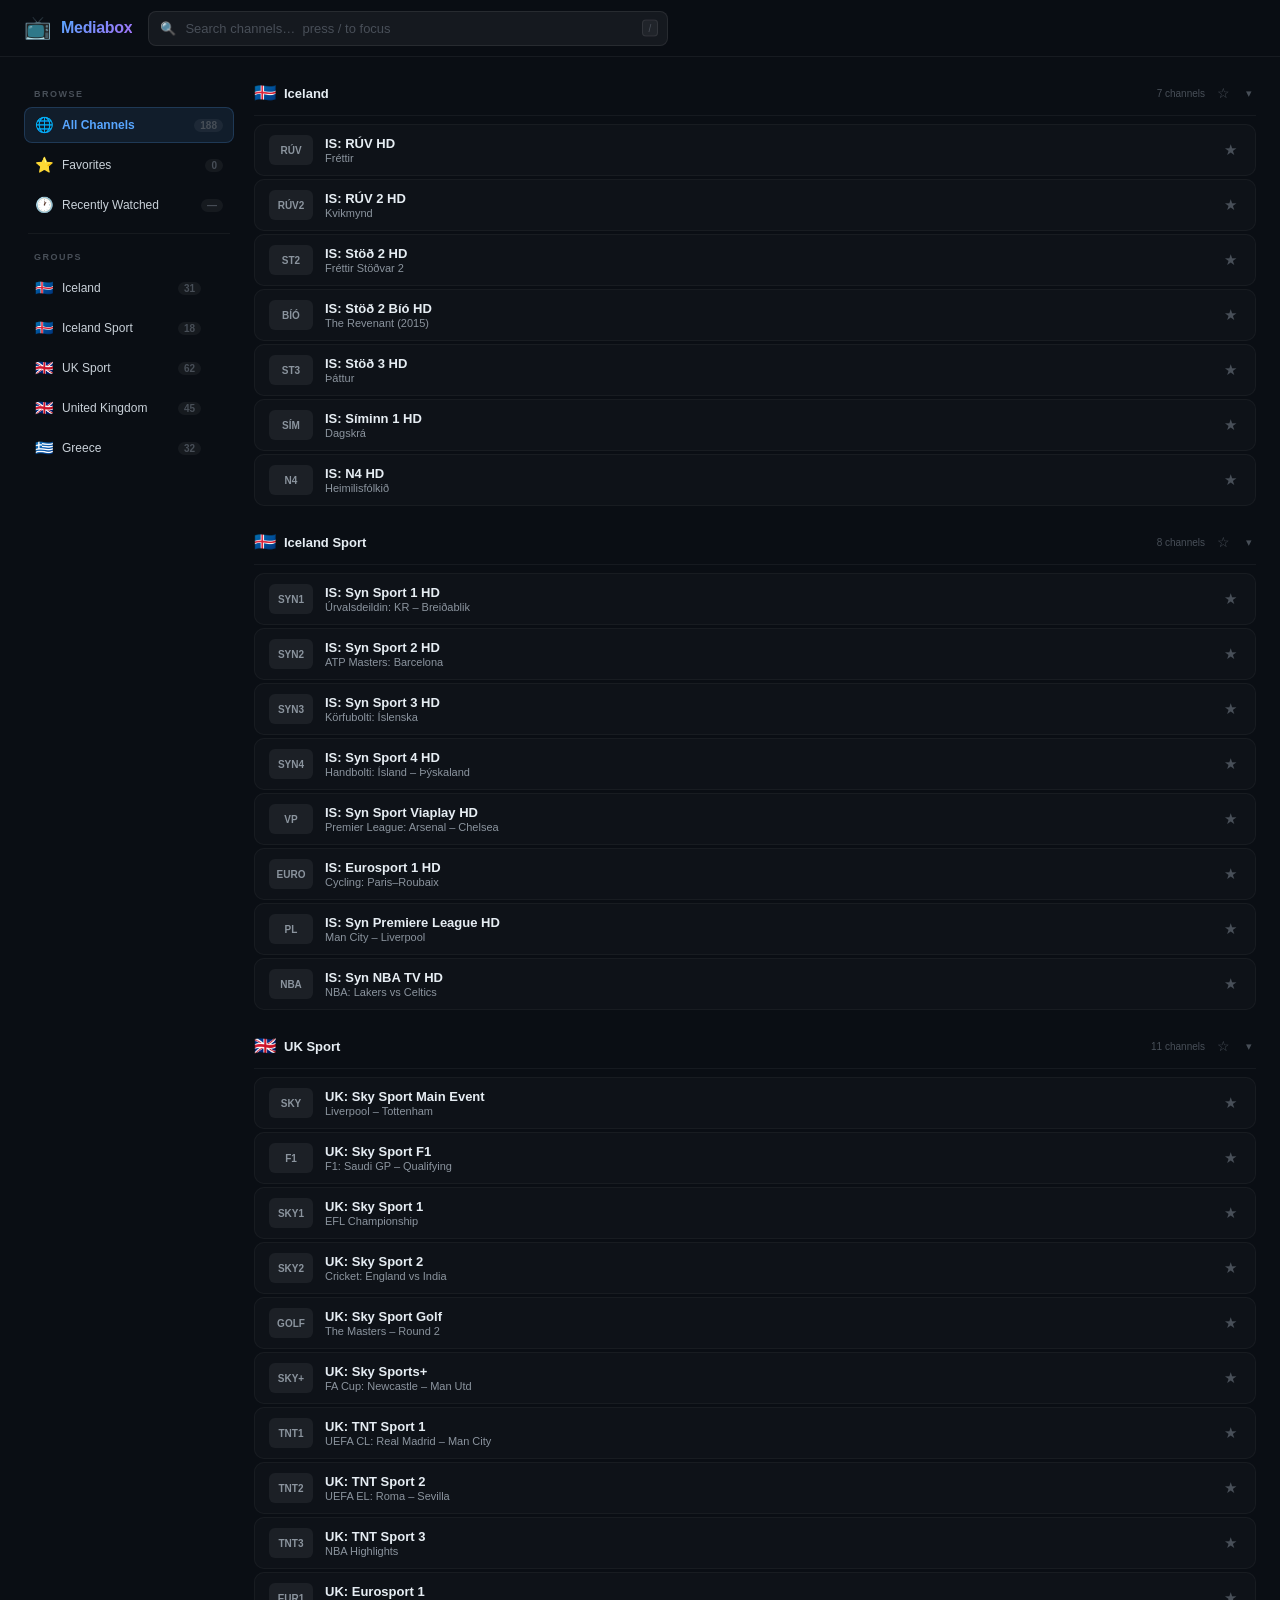
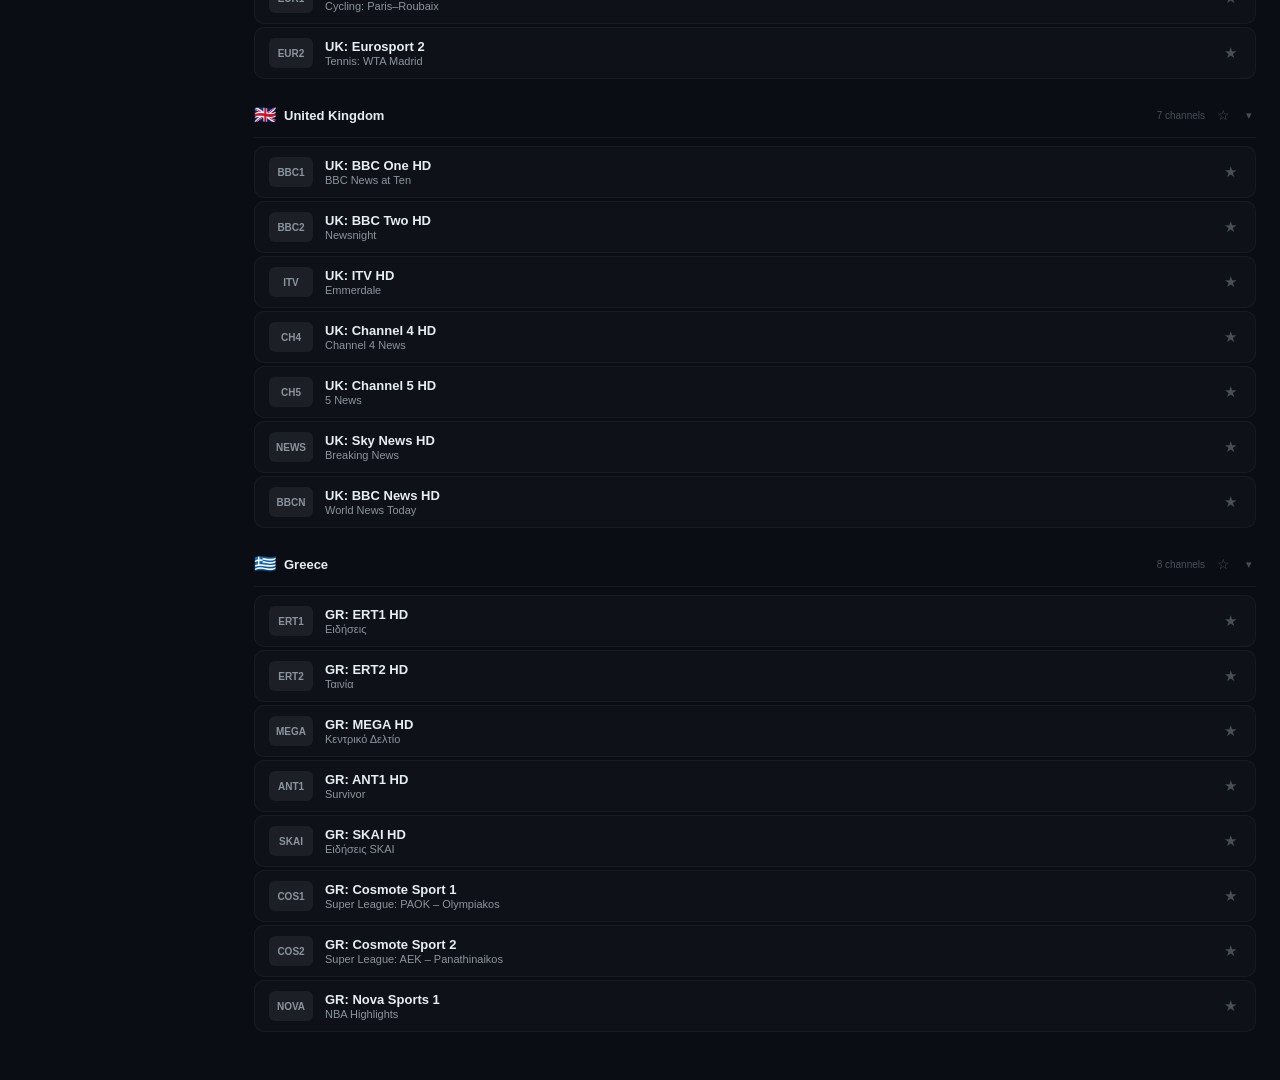
<file: wireframes/iptv-ui-v2.html>
<!DOCTYPE html>
<html lang="en">
<head>
<meta charset="UTF-8">
<meta name="viewport" content="width=device-width, initial-scale=1.0">
<title>Mediabox — Live TV</title>
<style>
  * { box-sizing: border-box; margin: 0; padding: 0; }
  body {
    font-family: 'Roboto', -apple-system, 'Segoe UI', sans-serif;
    background: #0a0e14;
    color: #e6edf3;
    min-height: 100vh;
  }

  /* ── AppBar ── */
  .appbar {
    position: sticky; top: 0; z-index: 100;
    background: rgba(10,14,20,0.92);
    backdrop-filter: blur(12px);
    border-bottom: 1px solid rgba(255,255,255,0.06);
    padding: 0 24px;
  }
  .appbar-inner {
    max-width: 1400px; margin: 0 auto;
    display: flex; align-items: center; height: 56px; gap: 16px;
  }
  .brand { display: flex; align-items: center; gap: 10px; flex-shrink: 0; }
  .brand-icon { font-size: 22px; }
  .brand-name {
    font-size: 16px; font-weight: 700; letter-spacing: -0.3px;
    background: linear-gradient(135deg, #58a6ff 0%, #a371f7 100%);
    -webkit-background-clip: text; -webkit-text-fill-color: transparent;
  }

  /* ── Command search ── */
  .search-wrap {
    flex: 1; max-width: 520px; position: relative;
  }
  .search-trigger {
    width: 100%;
    background: rgba(255,255,255,0.05);
    border: 1px solid rgba(255,255,255,0.08);
    border-radius: 8px;
    padding: 9px 40px 9px 36px;
    color: #e6edf3; font-size: 13px;
    outline: none; cursor: pointer;
    transition: border-color 0.2s, background 0.2s;
    text-align: left;
  }
  .search-trigger::placeholder { color: #484f58; }
  .search-trigger:focus {
    border-color: rgba(88,166,255,0.5);
    background: rgba(88,166,255,0.04);
  }
  .search-icon-left {
    position: absolute; left: 12px; top: 50%; transform: translateY(-50%);
    color: #484f58; font-size: 13px; pointer-events: none;
  }
  .search-kbd {
    position: absolute; right: 10px; top: 50%; transform: translateY(-50%);
    font-size: 10px; color: #484f58;
    background: rgba(255,255,255,0.05); border: 1px solid rgba(255,255,255,0.08);
    border-radius: 4px; padding: 2px 6px; pointer-events: none;
  }

  /* ── Search dropdown ── */
  .search-dropdown {
    position: absolute; top: calc(100% + 6px); left: 0; right: 0;
    background: #131922;
    border: 1px solid rgba(255,255,255,0.1);
    border-radius: 12px;
    overflow: hidden;
    box-shadow: 0 16px 48px rgba(0,0,0,0.5);
    z-index: 300;
    display: none;
  }
  .search-dropdown.open { display: block; }
  .search-results-label {
    font-size: 9px; font-weight: 600; text-transform: uppercase; letter-spacing: 1.5px;
    color: #484f58; padding: 10px 14px 6px;
  }
  .search-result-item {
    display: flex; align-items: center; gap: 10px;
    padding: 9px 14px; cursor: pointer;
    transition: background 0.1s;
  }
  .search-result-item:hover, .search-result-item.focused {
    background: rgba(88,166,255,0.08);
  }
  .search-result-logo {
    width: 36px; height: 24px; border-radius: 5px;
    background: rgba(255,255,255,0.06);
    display: flex; align-items: center; justify-content: center;
    font-size: 9px; font-weight: 700; color: #8b949e;
    flex-shrink: 0;
  }
  .search-result-info { flex: 1; min-width: 0; }
  .search-result-name { font-size: 13px; font-weight: 600; color: #e6edf3; }
  .search-result-name em { color: #58a6ff; font-style: normal; }
  .search-result-meta { font-size: 11px; color: #8b949e; margin-top: 1px; white-space: nowrap; overflow: hidden; text-overflow: ellipsis; }
  .search-result-group {
    font-size: 10px; color: #484f58;
    background: rgba(255,255,255,0.04); border: 1px solid rgba(255,255,255,0.06);
    border-radius: 4px; padding: 2px 7px; flex-shrink: 0;
  }
  .search-play-hint {
    font-size: 10px; color: #484f58; flex-shrink: 0;
    opacity: 0;
  }
  .search-result-item:hover .search-play-hint { opacity: 1; }
  .search-no-results {
    padding: 24px; text-align: center; color: #484f58; font-size: 13px;
  }
  .search-result-item + .search-result-item {
    border-top: 1px solid rgba(255,255,255,0.03);
  }

  /* ── Layout ── */
  .layout {
    max-width: 1400px; margin: 0 auto; padding: 24px;
    display: grid; grid-template-columns: 210px 1fr; gap: 20px;
    min-height: calc(100vh - 56px);
  }

  /* ── Sidebar ── */
  .sidebar { display: flex; flex-direction: column; gap: 4px; position: sticky; top: 76px; align-self: start; }
  .sidebar-label {
    font-size: 9px; font-weight: 600; text-transform: uppercase;
    letter-spacing: 1.5px; color: #484f58; padding: 8px 10px 4px;
  }
  .group-item {
    display: flex; align-items: center; padding: 8px 10px;
    border-radius: 8px; cursor: pointer; transition: background 0.15s;
    gap: 8px; border: 1px solid transparent;
  }
  .group-item:hover { background: rgba(255,255,255,0.04); }
  .group-item.active {
    background: rgba(88,166,255,0.1); border-color: rgba(88,166,255,0.2);
  }
  .group-flag { font-size: 15px; flex-shrink: 0; }
  .group-name { font-size: 12px; font-weight: 500; flex: 1; color: #c9d1d9; }
  .group-item.active .group-name { color: #58a6ff; font-weight: 600; }
  .group-count {
    font-size: 10px; font-weight: 600; color: #484f58;
    background: rgba(255,255,255,0.05); padding: 1px 6px; border-radius: 10px;
  }
  .group-fav-btn {
    background: none; border: none; cursor: pointer; font-size: 11px;
    color: #484f58; opacity: 0; transition: opacity 0.15s, color 0.15s; padding: 2px;
  }
  .group-item:hover .group-fav-btn { opacity: 1; }
  .group-fav-btn.on { opacity: 1; color: #f7a832; }
  .sidebar-div { height: 1px; background: rgba(255,255,255,0.05); margin: 6px 4px; }

  /* ── Main ── */
  .main { min-width: 0; }

  /* ── Now playing bar ── */
  .now-bar {
    background: linear-gradient(135deg, rgba(88,166,255,0.07), rgba(163,113,247,0.07));
    border: 1px solid rgba(88,166,255,0.18);
    border-radius: 12px; padding: 12px 16px;
    display: flex; align-items: center; gap: 12px; margin-bottom: 20px;
  }
  .live-dot {
    width: 8px; height: 8px; border-radius: 50%; background: #f85149;
    box-shadow: 0 0 8px rgba(248,81,73,0.6);
    animation: blink 1.4s ease-in-out infinite; flex-shrink: 0;
  }
  @keyframes blink { 0%,100%{opacity:1;} 50%{opacity:0.3;} }
  .now-info { flex: 1; min-width: 0; }
  .now-label { font-size: 9px; font-weight: 700; text-transform: uppercase; letter-spacing: 1.5px; color: #58a6ff; }
  .now-name { font-size: 14px; font-weight: 700; white-space: nowrap; overflow: hidden; text-overflow: ellipsis; }
  .now-show { font-size: 11px; color: #8b949e; }
  .now-stop {
    background: rgba(248,81,73,0.1); border: 1px solid rgba(248,81,73,0.2);
    color: #f85149; border-radius: 6px; padding: 6px 14px;
    font-size: 12px; font-weight: 600; cursor: pointer; flex-shrink: 0;
    transition: background 0.15s;
  }
  .now-stop:hover { background: rgba(248,81,73,0.2); }

  /* ── Group section ── */
  .g-section { margin-bottom: 24px; }
  .g-header {
    display: flex; align-items: center; gap: 8px;
    padding-bottom: 10px; margin-bottom: 8px;
    border-bottom: 1px solid rgba(255,255,255,0.05);
  }
  .g-flag { font-size: 18px; }
  .g-name { font-size: 13px; font-weight: 700; flex: 1; }
  .g-count { font-size: 10px; color: #484f58; }
  .g-fav {
    background: none; border: none; cursor: pointer; font-size: 14px;
    color: #484f58; transition: color 0.15s, transform 0.15s; padding: 4px;
  }
  .g-fav:hover { color: #f7a832; transform: scale(1.2); }
  .g-fav.on { color: #f7a832; }
  .g-toggle {
    background: none; border: none; cursor: pointer;
    color: #484f58; font-size: 11px; padding: 4px; transition: color 0.15s;
  }
  .g-toggle:hover { color: #8b949e; }

  /* ── Channel row ── */
  .ch-list { display: flex; flex-direction: column; gap: 3px; }
  .ch-row {
    display: flex; align-items: center; gap: 12px;
    padding: 10px 14px;
    background: rgba(255,255,255,0.02);
    border: 1px solid rgba(255,255,255,0.04);
    border-radius: 10px; cursor: pointer;
    transition: border-color 0.15s, background 0.15s;
  }
  .ch-row:hover { border-color: rgba(88,166,255,0.25); background: rgba(88,166,255,0.04); }
  .ch-row.active { border-color: rgba(88,166,255,0.4); background: rgba(88,166,255,0.07); }
  .ch-logo {
    width: 44px; height: 30px; border-radius: 6px;
    background: rgba(255,255,255,0.06);
    display: flex; align-items: center; justify-content: center;
    font-size: 10px; font-weight: 700; color: #8b949e; flex-shrink: 0;
  }
  .ch-info { flex: 1; min-width: 0; }
  .ch-name { font-size: 13px; font-weight: 600; white-space: nowrap; overflow: hidden; text-overflow: ellipsis; }
  .ch-show { font-size: 11px; color: #8b949e; white-space: nowrap; overflow: hidden; text-overflow: ellipsis; margin-top: 1px; }
  .ch-live {
    display: flex; align-items: center; gap: 5px;
    font-size: 10px; font-weight: 700; color: #58a6ff; flex-shrink: 0;
  }
  .ch-live-dot { width: 6px; height: 6px; border-radius: 50%; background: #f85149; animation: blink 1.4s ease-in-out infinite; }
  .ch-fav {
    background: none; border: none; cursor: pointer; font-size: 15px;
    color: #484f58; transition: color 0.15s, transform 0.15s; padding: 4px; flex-shrink: 0;
  }
  .ch-fav:hover { color: #f7a832; transform: scale(1.2); }
  .ch-fav.on { color: #f7a832; }

  /* ── Empty ── */
  .empty { text-align: center; padding: 48px 20px; color: #484f58; }
  .empty-icon { font-size: 36px; margin-bottom: 10px; }
  .empty p { font-size: 13px; }

  /* ── Player modal ── */
  .overlay {
    position: fixed; inset: 0; background: rgba(0,0,0,0.88);
    backdrop-filter: blur(10px); z-index: 200;
    display: flex; align-items: center; justify-content: center; padding: 24px;
    opacity: 0; pointer-events: none; transition: opacity 0.2s;
  }
  .overlay.open { opacity: 1; pointer-events: all; }
  .player-box {
    background: #131922; border: 1px solid rgba(255,255,255,0.08);
    border-radius: 16px; width: 100%; max-width: 900px; overflow: hidden;
    transform: scale(0.95); transition: transform 0.2s;
  }
  .overlay.open .player-box { transform: scale(1); }
  .player-screen {
    background: #000; aspect-ratio: 16/9;
    position: relative; display: flex; align-items: center; justify-content: center;
  }
  .player-screen video { width: 100%; height: 100%; }
  .player-spinner-wrap {
    position: absolute; inset: 0;
    display: flex; flex-direction: column; align-items: center; justify-content: center; gap: 12px;
    color: #484f58;
  }
  .spinner {
    width: 32px; height: 32px; border: 3px solid rgba(255,255,255,0.08);
    border-top-color: #58a6ff; border-radius: 50%;
    animation: spin 0.7s linear infinite;
  }
  @keyframes spin { to { transform: rotate(360deg); } }
  .player-bar {
    padding: 14px 18px; display: flex; align-items: center; gap: 14px;
  }
  .player-logo {
    width: 52px; height: 36px; border-radius: 8px;
    background: rgba(255,255,255,0.06);
    display: flex; align-items: center; justify-content: center;
    font-size: 11px; font-weight: 700; color: #8b949e; flex-shrink: 0;
  }
  .player-meta { flex: 1; }
  .player-name { font-size: 15px; font-weight: 700; }
  .player-show { font-size: 12px; color: #8b949e; margin-top: 2px; }
  .player-fav {
    background: none; border: none; cursor: pointer; font-size: 20px;
    color: #484f58; transition: color 0.15s; padding: 4px 10px;
  }
  .player-fav.on { color: #f7a832; }
  .player-close {
    background: rgba(255,255,255,0.06); border: 1px solid rgba(255,255,255,0.08);
    color: #8b949e; border-radius: 8px; padding: 8px 16px;
    font-size: 12px; font-weight: 600; cursor: pointer;
    transition: background 0.15s, color 0.15s; flex-shrink: 0;
  }
  .player-close:hover { background: rgba(255,255,255,0.1); color: #e6edf3; }

  /* ── Scrollbar ── */
  ::-webkit-scrollbar { width: 5px; }
  ::-webkit-scrollbar-thumb { background: rgba(255,255,255,0.08); border-radius: 3px; }
</style>
</head>
<body>

<!-- AppBar -->
<header class="appbar">
  <div class="appbar-inner">
    <div class="brand">
      <span class="brand-icon">📺</span>
      <span class="brand-name">Mediabox</span>
    </div>

    <div class="search-wrap">
      <span class="search-icon-left">🔍</span>
      <input class="search-trigger" id="searchInput" type="text"
        placeholder="Search channels…  press / to focus" autocomplete="off">
      <span class="search-kbd" id="searchKbd">/</span>
      <div class="search-dropdown" id="searchDropdown"></div>
    </div>
  </div>
</header>

<!-- Layout -->
<div class="layout">

  <!-- Sidebar -->
  <aside class="sidebar">
    <div class="sidebar-label">Browse</div>

    <div class="group-item active" data-group="all" onclick="setGroup('all', this)">
      <span class="group-flag">🌐</span>
      <span class="group-name">All Channels</span>
      <span class="group-count">188</span>
    </div>
    <div class="group-item" data-group="favorites" onclick="setGroup('favorites', this)">
      <span class="group-flag">⭐</span>
      <span class="group-name">Favorites</span>
      <span class="group-count" id="fav-cnt">0</span>
    </div>
    <div class="group-item" data-group="recent" onclick="setGroup('recent', this)">
      <span class="group-flag">🕐</span>
      <span class="group-name">Recently Watched</span>
      <span class="group-count">—</span>
    </div>

    <div class="sidebar-div"></div>
    <div class="sidebar-label">Groups</div>

    <div class="group-item" data-group="Iceland" onclick="setGroup('Iceland', this)">
      <span class="group-flag">🇮🇸</span>
      <span class="group-name">Iceland</span>
      <span class="group-count">31</span>
      <button class="group-fav-btn" onclick="event.stopPropagation(); toggleGFav(this,'iceland-g')" title="Pin group">★</button>
    </div>
    <div class="group-item" data-group="Iceland Sport" onclick="setGroup('Iceland Sport', this)">
      <span class="group-flag">🇮🇸</span>
      <span class="group-name">Iceland Sport</span>
      <span class="group-count">18</span>
      <button class="group-fav-btn" onclick="event.stopPropagation(); toggleGFav(this,'iceland-sport-g')" title="Pin group">★</button>
    </div>
    <div class="group-item" data-group="UK Sport" onclick="setGroup('UK Sport', this)">
      <span class="group-flag">🇬🇧</span>
      <span class="group-name">UK Sport</span>
      <span class="group-count">62</span>
      <button class="group-fav-btn" onclick="event.stopPropagation(); toggleGFav(this,'uk-sport-g')" title="Pin group">★</button>
    </div>
    <div class="group-item" data-group="UK" onclick="setGroup('UK', this)">
      <span class="group-flag">🇬🇧</span>
      <span class="group-name">United Kingdom</span>
      <span class="group-count">45</span>
      <button class="group-fav-btn" onclick="event.stopPropagation(); toggleGFav(this,'uk-g')" title="Pin group">★</button>
    </div>
    <div class="group-item" data-group="Greece" onclick="setGroup('Greece', this)">
      <span class="group-flag">🇬🇷</span>
      <span class="group-name">Greece</span>
      <span class="group-count">32</span>
      <button class="group-fav-btn" onclick="event.stopPropagation(); toggleGFav(this,'greece-g')" title="Pin group">★</button>
    </div>
  </aside>

  <!-- Main -->
  <main class="main" id="mainContent">
    <div id="nowBar" style="display:none" class="now-bar">
      <div class="live-dot"></div>
      <div class="now-info">
        <div class="now-label">Now Playing</div>
        <div class="now-name" id="nowName"></div>
        <div class="now-show" id="nowShow"></div>
      </div>
      <button class="now-stop" onclick="stopPlaying()">■ Stop</button>
    </div>
    <div id="channelList"></div>
  </main>
</div>

<!-- Player -->
<div class="overlay" id="overlay" onclick="maybeClose(event)">
  <div class="player-box" onclick="event.stopPropagation()">
    <div class="player-screen">
      <div class="player-spinner-wrap" id="spinnerWrap">
        <div class="spinner"></div>
        <span style="font-size:11px">Loading stream…</span>
      </div>
      <video id="vid" controls style="display:none"></video>
    </div>
    <div class="player-bar">
      <div class="player-logo" id="pLogo"></div>
      <div class="player-meta">
        <div class="player-name" id="pName"></div>
        <div class="player-show" id="pShow"></div>
      </div>
      <button class="player-fav" id="pFav" onclick="toggleCurrentFav()">★</button>
      <button class="player-close" onclick="closePlayer()">✕ Close</button>
    </div>
  </div>
</div>

<script>
// ── Data ──
const GROUPS = [
  { id:'iceland-g', name:'Iceland', flag:'🇮🇸', channels:[
    { id:'ruv',      name:'IS: RÚV HD',              show:'Fréttir',                          logo:'RÚV'  },
    { id:'ruv2',     name:'IS: RÚV 2 HD',            show:'Kvikmynd',                         logo:'RÚV2' },
    { id:'stod2',    name:'IS: Stöð 2 HD',           show:'Fréttir Stöðvar 2',                logo:'ST2'  },
    { id:'stod2bio', name:'IS: Stöð 2 Bíó HD',       show:'The Revenant (2015)',               logo:'BÍÓ'  },
    { id:'stod3',    name:'IS: Stöð 3 HD',           show:'Þáttur',                           logo:'ST3'  },
    { id:'siminn',   name:'IS: Síminn 1 HD',         show:'Dagskrá',                          logo:'SÍM'  },
    { id:'n4',       name:'IS: N4 HD',               show:'Heimilisfólkið',                   logo:'N4'   },
  ]},
  { id:'iceland-sport-g', name:'Iceland Sport', flag:'🇮🇸', channels:[
    { id:'syn1',     name:'IS: Syn Sport 1 HD',           show:'Úrvalsdeildin: KR – Breiðablik',   logo:'SYN1' },
    { id:'syn2',     name:'IS: Syn Sport 2 HD',           show:'ATP Masters: Barcelona',           logo:'SYN2' },
    { id:'syn3',     name:'IS: Syn Sport 3 HD',           show:'Körfubolti: Íslenska',             logo:'SYN3' },
    { id:'syn4',     name:'IS: Syn Sport 4 HD',           show:'Handbolti: Ísland – Þýskaland',   logo:'SYN4' },
    { id:'synvp',    name:'IS: Syn Sport Viaplay HD',     show:'Premier League: Arsenal – Chelsea',logo:'VP'   },
    { id:'euro-is',  name:'IS: Eurosport 1 HD',           show:'Cycling: Paris–Roubaix',           logo:'EURO' },
    { id:'synpl',    name:'IS: Syn Premiere League HD',   show:'Man City – Liverpool',             logo:'PL'   },
    { id:'synnba',   name:'IS: Syn NBA TV HD',            show:'NBA: Lakers vs Celtics',           logo:'NBA'  },
  ]},
  { id:'uk-sport-g', name:'UK Sport', flag:'🇬🇧', channels:[
    { id:'sky-main',  name:'UK: Sky Sport Main Event',    show:'Liverpool – Tottenham',            logo:'SKY'  },
    { id:'sky-f1',    name:'UK: Sky Sport F1',            show:'F1: Saudi GP – Qualifying',        logo:'F1'   },
    { id:'sky-1',     name:'UK: Sky Sport 1',             show:'EFL Championship',                 logo:'SKY1' },
    { id:'sky-2',     name:'UK: Sky Sport 2',             show:'Cricket: England vs India',        logo:'SKY2' },
    { id:'sky-golf',  name:'UK: Sky Sport Golf',          show:'The Masters – Round 2',            logo:'GOLF' },
    { id:'sky-plus',  name:'UK: Sky Sports+',             show:'FA Cup: Newcastle – Man Utd',      logo:'SKY+' },
    { id:'tnt-1',     name:'UK: TNT Sport 1',             show:'UEFA CL: Real Madrid – Man City',  logo:'TNT1' },
    { id:'tnt-2',     name:'UK: TNT Sport 2',             show:'UEFA EL: Roma – Sevilla',          logo:'TNT2' },
    { id:'tnt-3',     name:'UK: TNT Sport 3',             show:'NBA Highlights',                   logo:'TNT3' },
    { id:'euro-uk1',  name:'UK: Eurosport 1',             show:'Cycling: Paris–Roubaix',           logo:'EUR1' },
    { id:'euro-uk2',  name:'UK: Eurosport 2',             show:'Tennis: WTA Madrid',               logo:'EUR2' },
  ]},
  { id:'uk-g', name:'United Kingdom', flag:'🇬🇧', channels:[
    { id:'bbc1',     name:'UK: BBC One HD',              show:'BBC News at Ten',                  logo:'BBC1' },
    { id:'bbc2',     name:'UK: BBC Two HD',              show:'Newsnight',                        logo:'BBC2' },
    { id:'itv1',     name:'UK: ITV HD',                  show:'Emmerdale',                        logo:'ITV'  },
    { id:'ch4',      name:'UK: Channel 4 HD',            show:'Channel 4 News',                   logo:'CH4'  },
    { id:'ch5',      name:'UK: Channel 5 HD',            show:'5 News',                           logo:'CH5'  },
    { id:'skynews',  name:'UK: Sky News HD',             show:'Breaking News',                    logo:'NEWS' },
    { id:'bbcnews',  name:'UK: BBC News HD',             show:'World News Today',                 logo:'BBCN' },
  ]},
  { id:'greece-g', name:'Greece', flag:'🇬🇷', channels:[
    { id:'ert1',     name:'GR: ERT1 HD',                 show:'Ειδήσεις',                         logo:'ERT1' },
    { id:'ert2',     name:'GR: ERT2 HD',                 show:'Ταινία',                           logo:'ERT2' },
    { id:'mega',     name:'GR: MEGA HD',                 show:'Κεντρικό Δελτίο',                  logo:'MEGA' },
    { id:'ant1',     name:'GR: ANT1 HD',                 show:'Survivor',                         logo:'ANT1' },
    { id:'skai',     name:'GR: SKAI HD',                 show:'Ειδήσεις SKAI',                    logo:'SKAI' },
    { id:'cos1',     name:'GR: Cosmote Sport 1',         show:'Super League: PAOK – Olympiakos',  logo:'COS1' },
    { id:'cos2',     name:'GR: Cosmote Sport 2',         show:'Super League: AEK – Panathinaikos',logo:'COS2' },
    { id:'nova1',    name:'GR: Nova Sports 1',           show:'NBA Highlights',                   logo:'NOVA' },
  ]},
];

// flat list
const ALL_CHANNELS = GROUPS.flatMap(g => g.channels.map(ch => ({...ch, groupName: g.name, groupFlag: g.flag})));

// ── State ──
let favs      = new Set(JSON.parse(localStorage.getItem('mb-favs') || '[]'));
let favGroups = new Set(JSON.parse(localStorage.getItem('mb-fav-groups') || '[]'));
let recent    = JSON.parse(localStorage.getItem('mb-recent') || '[]');
let activeGroup   = 'all';
let currentChId   = null;
let searchFocusIdx = -1;

function save() {
  localStorage.setItem('mb-favs', JSON.stringify([...favs]));
  localStorage.setItem('mb-fav-groups', JSON.stringify([...favGroups]));
  localStorage.setItem('mb-recent', JSON.stringify(recent));
}

// ── Search ──
const searchInput    = document.getElementById('searchInput');
const searchDropdown = document.getElementById('searchDropdown');
const searchKbd      = document.getElementById('searchKbd');

searchInput.addEventListener('input', renderDropdown);
searchInput.addEventListener('focus', () => { searchKbd.style.display = 'none'; renderDropdown(); });
searchInput.addEventListener('blur', () => {
  setTimeout(() => { searchDropdown.classList.remove('open'); searchKbd.style.display = ''; }, 150);
});
searchInput.addEventListener('keydown', e => {
  const items = searchDropdown.querySelectorAll('.search-result-item');
  if (e.key === 'ArrowDown') { e.preventDefault(); moveFocus(1, items); }
  else if (e.key === 'ArrowUp') { e.preventDefault(); moveFocus(-1, items); }
  else if (e.key === 'Enter') {
    const focused = searchDropdown.querySelector('.search-result-item.focused');
    if (focused) focused.click();
  }
  else if (e.key === 'Escape') { searchInput.blur(); }
});

function moveFocus(dir, items) {
  searchFocusIdx = Math.max(-1, Math.min(items.length - 1, searchFocusIdx + dir));
  items.forEach((el, i) => el.classList.toggle('focused', i === searchFocusIdx));
}

function highlight(text, query) {
  if (!query) return text;
  const re = new RegExp(`(${query.replace(/[.*+?^${}()|[\]\\]/g, '\\$&')})`, 'gi');
  return text.replace(re, '<em>$1</em>');
}

function renderDropdown() {
  const q = searchInput.value.trim().toLowerCase();
  if (!q) { searchDropdown.classList.remove('open'); return; }
  searchFocusIdx = -1;

  const results = ALL_CHANNELS.filter(ch =>
    ch.name.toLowerCase().includes(q) || ch.show.toLowerCase().includes(q)
  ).slice(0, 10);

  if (results.length === 0) {
    searchDropdown.innerHTML = `<div class="search-no-results">No channels found for "<strong>${q}</strong>"</div>`;
  } else {
    searchDropdown.innerHTML = `
      <div class="search-results-label">${results.length} channel${results.length > 1 ? 's' : ''}</div>
      ${results.map(ch => `
        <div class="search-result-item" onclick="playChannel('${ch.id}'); searchInput.value=''; searchDropdown.classList.remove('open');">
          <div class="search-result-logo">${ch.logo}</div>
          <div class="search-result-info">
            <div class="search-result-name">${highlight(ch.name, q)}</div>
            <div class="search-result-meta">${ch.show}</div>
          </div>
          <span class="search-result-group">${ch.groupFlag} ${ch.groupName}</span>
          <span class="search-play-hint">▶ Play</span>
        </div>
      `).join('')}
    `;
  }
  searchDropdown.classList.add('open');
}

// ── Render main list ──
function render() {
  document.getElementById('fav-cnt').textContent = favs.size;

  let groupsToRender = [];

  if (activeGroup === 'favorites') {
    const favChannels = ALL_CHANNELS.filter(ch => favs.has(ch.id));
    groupsToRender = [{ id:'fav-virtual', name:'Favorites', flag:'⭐', channels: favChannels, virtual: true }];
  } else if (activeGroup === 'recent') {
    const recentChannels = recent.map(id => ALL_CHANNELS.find(ch => ch.id === id)).filter(Boolean);
    groupsToRender = [{ id:'recent-virtual', name:'Recently Watched', flag:'🕐', channels: recentChannels, virtual: true }];
  } else if (activeGroup === 'all') {
    // Pinned groups first
    groupsToRender = [...GROUPS].sort((a, b) => {
      const ap = favGroups.has(a.id) ? 0 : 1;
      const bp = favGroups.has(b.id) ? 0 : 1;
      return ap - bp;
    });
  } else {
    groupsToRender = GROUPS.filter(g => g.name.includes(activeGroup));
  }

  const list = document.getElementById('channelList');
  list.innerHTML = '';

  groupsToRender.forEach(group => {
    if (!group.channels.length) {
      if (activeGroup === 'favorites') {
        list.innerHTML = `<div class="empty"><div class="empty-icon">⭐</div><p>No favorites yet — star a channel to add it here.</p></div>`;
      }
      return;
    }

    // For non-virtual groups: sort fav channels to top
    let channels = group.virtual ? group.channels :
      [...group.channels].sort((a,b) => (favs.has(b.id)?1:0) - (favs.has(a.id)?1:0));

    const isPinned = favGroups.has(group.id);
    const sec = document.createElement('div');
    sec.className = 'g-section';
    sec.innerHTML = `
      <div class="g-header">
        <span class="g-flag">${group.flag}</span>
        <span class="g-name">${group.name}</span>
        <span class="g-count">${channels.length} channels</span>
        ${!group.virtual ? `
          <button class="g-fav ${isPinned?'on':''}" onclick="toggleGroupPin('${group.id}')" title="Pin to top">
            ${isPinned ? '★' : '☆'}
          </button>
        ` : ''}
        <button class="g-toggle" onclick="toggleCollapse(this, '${group.id}')">▾</button>
      </div>
      <div class="ch-list" id="cl-${group.id}">
        ${channels.map(ch => `
          <div class="ch-row ${currentChId===ch.id?'active':''}" onclick="playChannel('${ch.id}')">
            <div class="ch-logo">${ch.logo}</div>
            <div class="ch-info">
              <div class="ch-name">${ch.name}</div>
              <div class="ch-show">${ch.show}</div>
            </div>
            ${currentChId===ch.id ? `<div class="ch-live"><div class="ch-live-dot"></div>LIVE</div>` : ''}
            <button class="ch-fav ${favs.has(ch.id)?'on':''}"
              onclick="event.stopPropagation(); toggleFav('${ch.id}')"
              title="${favs.has(ch.id)?'Remove from favorites':'Add to favorites'}">★</button>
          </div>
        `).join('')}
      </div>
    `;
    list.appendChild(sec);
  });
}

function toggleCollapse(btn, gid) {
  const cl = document.getElementById('cl-' + gid);
  const hidden = cl.style.display === 'none';
  cl.style.display = hidden ? '' : 'none';
  btn.textContent = hidden ? '▾' : '▸';
}

function toggleGroupPin(gid) {
  favGroups.has(gid) ? favGroups.delete(gid) : favGroups.add(gid);
  save(); render();
}

function toggleGFav(btn, gid) {
  btn.classList.toggle('on');
  toggleGroupPin(gid);
}

function setGroup(g, el) {
  activeGroup = g;
  document.querySelectorAll('.group-item').forEach(e => e.classList.remove('active'));
  el.classList.add('active');
  render();
}

function toggleFav(id) {
  favs.has(id) ? favs.delete(id) : favs.add(id);
  save(); render();
}

// ── Playback ──
function playChannel(id) {
  const ch = ALL_CHANNELS.find(c => c.id === id);
  if (!ch) return;
  currentChId = id;
  recent = [id, ...recent.filter(r => r !== id)].slice(0, 10);
  save();

  // Now playing bar
  document.getElementById('nowBar').style.display = 'flex';
  document.getElementById('nowName').textContent = ch.name;
  document.getElementById('nowShow').textContent = ch.show;

  // Player modal
  document.getElementById('pLogo').textContent = ch.logo;
  document.getElementById('pName').textContent = ch.name;
  document.getElementById('pShow').textContent = ch.show;
  document.getElementById('pFav').className = `player-fav ${favs.has(id)?'on':''}`;
  document.getElementById('spinnerWrap').style.display = 'flex';
  document.getElementById('vid').style.display = 'none';
  document.getElementById('overlay').classList.add('open');

  // Simulate load (real: set vid.src = streamUrl from API)
  setTimeout(() => {
    document.getElementById('spinnerWrap').style.display = 'none';
    document.getElementById('vid').style.display = 'block';
  }, 1400);

  render();
}

function stopPlaying() {
  currentChId = null;
  document.getElementById('nowBar').style.display = 'none';
  render();
}

function closePlayer() {
  document.getElementById('overlay').classList.remove('open');
}
function maybeClose(e) {
  if (e.target === document.getElementById('overlay')) closePlayer();
}
function toggleCurrentFav() {
  if (!currentChId) return;
  toggleFav(currentChId);
  document.getElementById('pFav').className = `player-fav ${favs.has(currentChId)?'on':''}`;
}

// ── Keyboard ──
document.addEventListener('keydown', e => {
  if (e.key === '/' && document.activeElement !== searchInput) {
    e.preventDefault(); searchInput.focus(); searchInput.select();
  }
  if (e.key === 'Escape') {
    if (document.getElementById('overlay').classList.contains('open')) closePlayer();
  }
});

// ── Init ──
render();
</script>
</body>
</html>
</file>
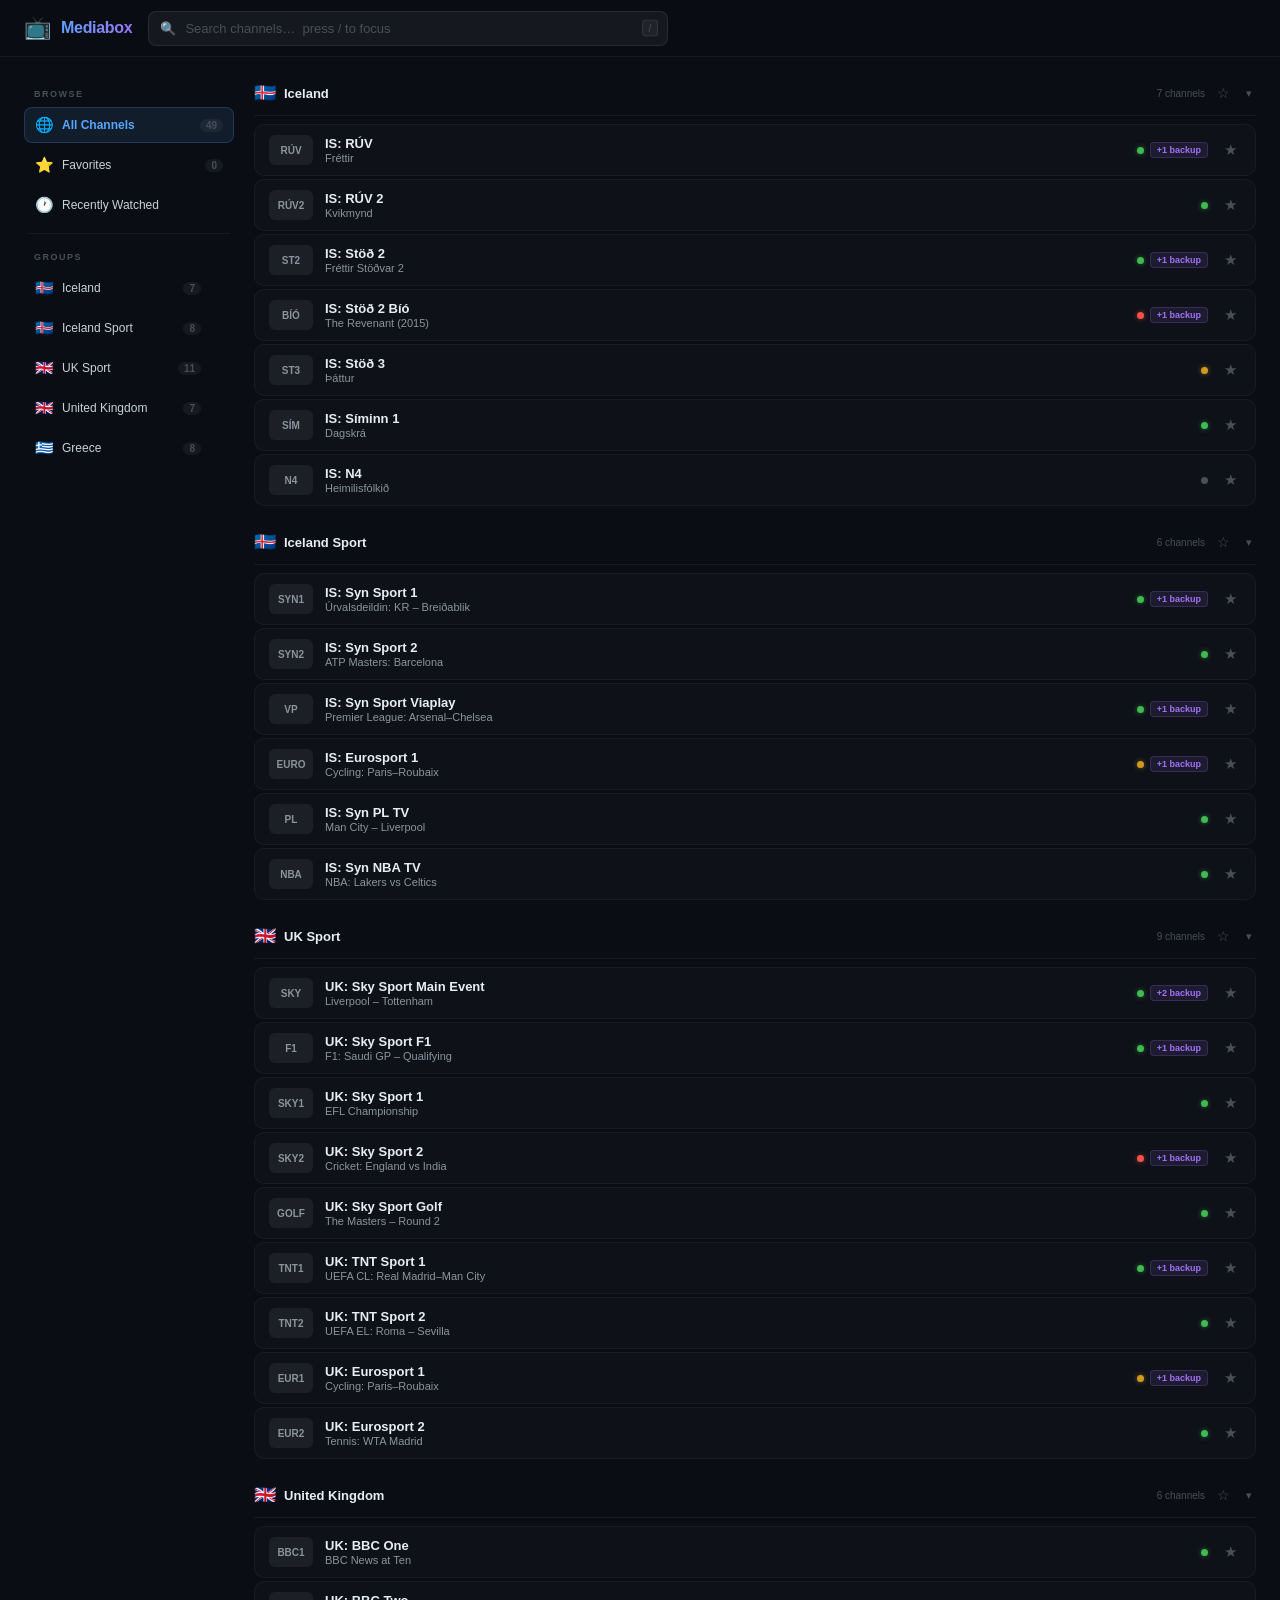
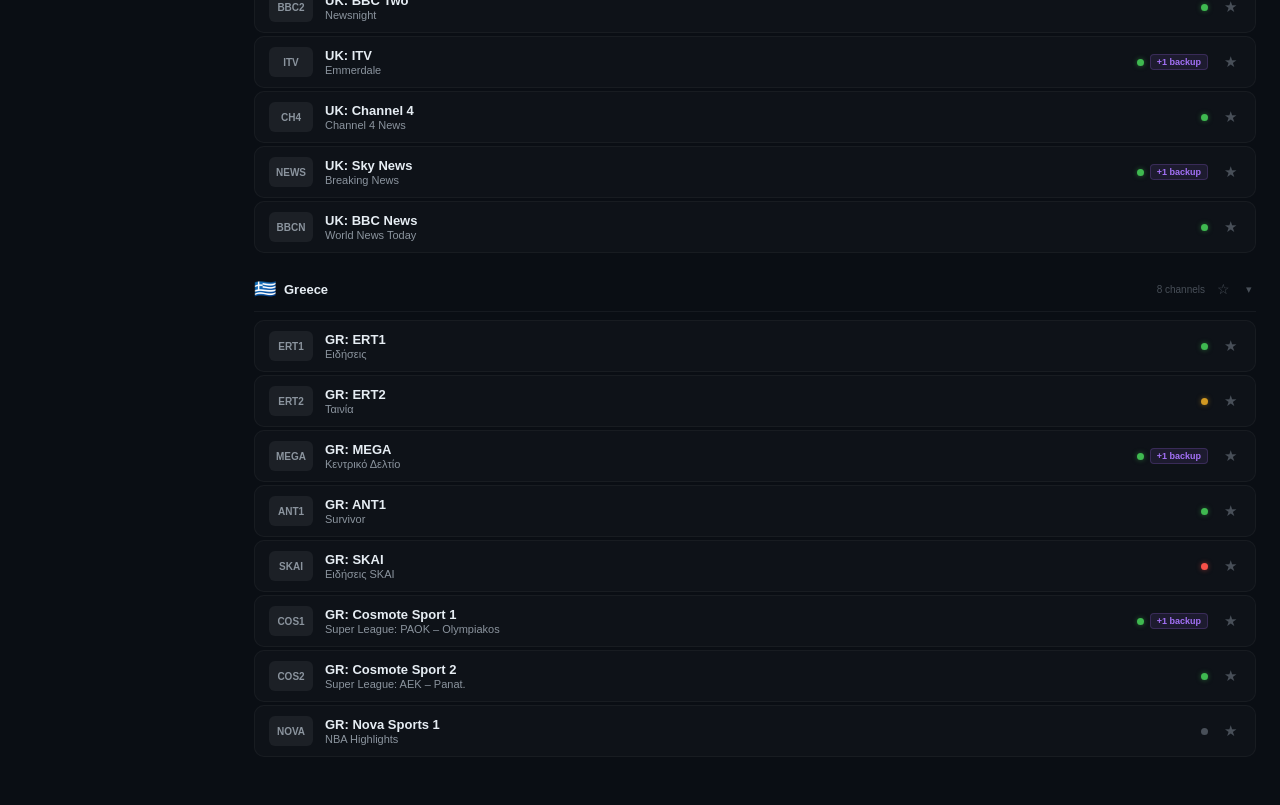
<file: wireframes/iptv-ui-v3.html>
<!DOCTYPE html>
<html lang="en">
<head>
<meta charset="UTF-8">
<meta name="viewport" content="width=device-width, initial-scale=1.0">
<title>Mediabox — Live TV v3</title>
<style>
  * { box-sizing: border-box; margin: 0; padding: 0; }
  body {
    font-family: 'Roboto', -apple-system, 'Segoe UI', sans-serif;
    background: #0a0e14; color: #e6edf3; min-height: 100vh;
  }

  /* ── AppBar ── */
  .appbar {
    position: sticky; top: 0; z-index: 100;
    background: rgba(10,14,20,0.92); backdrop-filter: blur(12px);
    border-bottom: 1px solid rgba(255,255,255,0.06); padding: 0 24px;
  }
  .appbar-inner {
    max-width: 1400px; margin: 0 auto;
    display: flex; align-items: center; height: 56px; gap: 16px;
  }
  .brand { display: flex; align-items: center; gap: 10px; flex-shrink: 0; }
  .brand-icon { font-size: 22px; }
  .brand-name {
    font-size: 16px; font-weight: 700; letter-spacing: -0.3px;
    background: linear-gradient(135deg, #58a6ff 0%, #a371f7 100%);
    -webkit-background-clip: text; -webkit-text-fill-color: transparent;
  }
  .search-wrap { flex: 1; max-width: 520px; position: relative; }
  .search-icon-l {
    position: absolute; left: 12px; top: 50%; transform: translateY(-50%);
    color: #484f58; font-size: 13px; pointer-events: none;
  }
  .search-input {
    width: 100%; background: rgba(255,255,255,0.05);
    border: 1px solid rgba(255,255,255,0.08); border-radius: 8px;
    padding: 9px 40px 9px 36px; color: #e6edf3; font-size: 13px; outline: none;
    transition: border-color 0.2s, background 0.2s;
  }
  .search-input::placeholder { color: #484f58; }
  .search-input:focus { border-color: rgba(88,166,255,0.5); background: rgba(88,166,255,0.04); }
  .search-kbd {
    position: absolute; right: 10px; top: 50%; transform: translateY(-50%);
    font-size: 10px; color: #484f58;
    background: rgba(255,255,255,0.05); border: 1px solid rgba(255,255,255,0.08);
    border-radius: 4px; padding: 2px 6px; pointer-events: none;
  }
  .search-dropdown {
    position: absolute; top: calc(100% + 6px); left: 0; right: 0;
    background: #131922; border: 1px solid rgba(255,255,255,0.1);
    border-radius: 12px; overflow: hidden;
    box-shadow: 0 16px 48px rgba(0,0,0,0.5); z-index: 300; display: none;
  }
  .search-dropdown.open { display: block; }
  .search-results-label {
    font-size: 9px; font-weight: 600; text-transform: uppercase;
    letter-spacing: 1.5px; color: #484f58; padding: 10px 14px 6px;
  }
  .search-item {
    display: flex; align-items: center; gap: 10px;
    padding: 9px 14px; cursor: pointer; transition: background 0.1s;
    border-top: 1px solid rgba(255,255,255,0.03);
  }
  .search-item:hover, .search-item.focused { background: rgba(88,166,255,0.08); }
  .search-item-logo {
    width: 36px; height: 24px; border-radius: 5px;
    background: rgba(255,255,255,0.06);
    display: flex; align-items: center; justify-content: center;
    font-size: 9px; font-weight: 700; color: #8b949e; flex-shrink: 0;
  }
  .search-item-info { flex: 1; min-width: 0; }
  .search-item-name { font-size: 13px; font-weight: 600; }
  .search-item-name em { color: #58a6ff; font-style: normal; }
  .search-item-meta { font-size: 11px; color: #8b949e; }
  .search-item-right { display: flex; align-items: center; gap: 8px; flex-shrink: 0; }
  .search-item-group {
    font-size: 10px; color: #484f58;
    background: rgba(255,255,255,0.04); border: 1px solid rgba(255,255,255,0.06);
    border-radius: 4px; padding: 2px 7px;
  }
  .search-no-results { padding: 24px; text-align: center; color: #484f58; font-size: 13px; }

  /* ── Layout ── */
  .layout {
    max-width: 1400px; margin: 0 auto; padding: 24px;
    display: grid; grid-template-columns: 210px 1fr; gap: 20px;
  }

  /* ── Sidebar ── */
  .sidebar { display: flex; flex-direction: column; gap: 4px; position: sticky; top: 76px; align-self: start; }
  .sidebar-label {
    font-size: 9px; font-weight: 600; text-transform: uppercase;
    letter-spacing: 1.5px; color: #484f58; padding: 8px 10px 4px;
  }
  .group-item {
    display: flex; align-items: center; padding: 8px 10px;
    border-radius: 8px; cursor: pointer; transition: background 0.15s;
    gap: 8px; border: 1px solid transparent;
  }
  .group-item:hover { background: rgba(255,255,255,0.04); }
  .group-item.active { background: rgba(88,166,255,0.1); border-color: rgba(88,166,255,0.2); }
  .group-flag { font-size: 15px; flex-shrink: 0; }
  .group-name { font-size: 12px; font-weight: 500; flex: 1; color: #c9d1d9; }
  .group-item.active .group-name { color: #58a6ff; font-weight: 600; }
  .group-count {
    font-size: 10px; font-weight: 600; color: #484f58;
    background: rgba(255,255,255,0.05); padding: 1px 6px; border-radius: 10px;
  }
  .gfav-btn {
    background: none; border: none; cursor: pointer; font-size: 11px;
    color: #484f58; opacity: 0; transition: opacity 0.15s, color 0.15s; padding: 2px;
  }
  .group-item:hover .gfav-btn { opacity: 1; }
  .gfav-btn.on { opacity: 1 !important; color: #f7a832; }
  .sidebar-div { height: 1px; background: rgba(255,255,255,0.05); margin: 6px 4px; }

  /* ── Main ── */
  .main { min-width: 0; }
  .now-bar {
    background: linear-gradient(135deg, rgba(88,166,255,0.07), rgba(163,113,247,0.07));
    border: 1px solid rgba(88,166,255,0.18); border-radius: 12px;
    padding: 12px 16px; display: flex; align-items: center; gap: 12px; margin-bottom: 20px;
  }
  .live-dot {
    width: 8px; height: 8px; border-radius: 50%; background: #f85149;
    box-shadow: 0 0 8px rgba(248,81,73,0.6); animation: blink 1.4s ease-in-out infinite; flex-shrink: 0;
  }
  @keyframes blink { 0%,100%{opacity:1} 50%{opacity:0.3} }
  .now-info { flex: 1; min-width: 0; }
  .now-label { font-size: 9px; font-weight: 700; text-transform: uppercase; letter-spacing: 1.5px; color: #58a6ff; }
  .now-name { font-size: 14px; font-weight: 700; white-space: nowrap; overflow: hidden; text-overflow: ellipsis; }
  .now-show { font-size: 11px; color: #8b949e; }
  .now-stop {
    background: rgba(248,81,73,0.1); border: 1px solid rgba(248,81,73,0.2);
    color: #f85149; border-radius: 6px; padding: 6px 14px;
    font-size: 12px; font-weight: 600; cursor: pointer; flex-shrink: 0;
  }

  /* ── Group section ── */
  .g-section { margin-bottom: 24px; }
  .g-header {
    display: flex; align-items: center; gap: 8px;
    padding-bottom: 10px; margin-bottom: 8px;
    border-bottom: 1px solid rgba(255,255,255,0.05);
  }
  .g-flag { font-size: 18px; }
  .g-name { font-size: 13px; font-weight: 700; flex: 1; }
  .g-count { font-size: 10px; color: #484f58; }
  .g-pin {
    background: none; border: none; cursor: pointer; font-size: 14px;
    color: #484f58; transition: color 0.15s, transform 0.15s; padding: 4px;
  }
  .g-pin:hover { color: #f7a832; transform: scale(1.2); }
  .g-pin.on { color: #f7a832; }
  .g-toggle { background: none; border: none; cursor: pointer; color: #484f58; font-size: 11px; padding: 4px; }

  /* ── Channel row ── */
  .ch-list { display: flex; flex-direction: column; gap: 3px; }
  .ch-row {
    display: flex; align-items: center; gap: 12px;
    padding: 10px 14px;
    background: rgba(255,255,255,0.02); border: 1px solid rgba(255,255,255,0.04);
    border-radius: 10px; cursor: pointer; transition: border-color 0.15s, background 0.15s;
  }
  .ch-row:hover { border-color: rgba(88,166,255,0.25); background: rgba(88,166,255,0.04); }
  .ch-row.active { border-color: rgba(88,166,255,0.4); background: rgba(88,166,255,0.07); }
  .ch-logo {
    width: 44px; height: 30px; border-radius: 6px;
    background: rgba(255,255,255,0.06);
    display: flex; align-items: center; justify-content: center;
    font-size: 10px; font-weight: 700; color: #8b949e; flex-shrink: 0;
  }
  .ch-info { flex: 1; min-width: 0; }
  .ch-name { font-size: 13px; font-weight: 600; white-space: nowrap; overflow: hidden; text-overflow: ellipsis; }
  .ch-show { font-size: 11px; color: #8b949e; margin-top: 1px; white-space: nowrap; overflow: hidden; text-overflow: ellipsis; }
  .ch-badges { display: flex; align-items: center; gap: 6px; flex-shrink: 0; }

  /* ── Health dot ── */
  .h-dot {
    width: 7px; height: 7px; border-radius: 50%; flex-shrink: 0;
    position: relative;
  }
  .h-dot.green { background: #3fb950; box-shadow: 0 0 5px rgba(63,185,80,0.5); }
  .h-dot.yellow { background: #d29922; box-shadow: 0 0 5px rgba(210,153,34,0.5); }
  .h-dot.red { background: #f85149; box-shadow: 0 0 5px rgba(248,81,73,0.5); }
  .h-dot.unknown { background: #484f58; }

  /* ── Backup badge ── */
  .backup-badge {
    font-size: 9px; font-weight: 600; padding: 2px 6px; border-radius: 4px;
    background: rgba(163,113,247,0.1); color: #a371f7;
    border: 1px solid rgba(163,113,247,0.2);
    white-space: nowrap;
  }

  .ch-live { display: flex; align-items: center; gap: 5px; font-size: 10px; font-weight: 700; color: #58a6ff; }
  .ch-live-dot { width: 6px; height: 6px; border-radius: 50%; background: #f85149; animation: blink 1.4s ease-in-out infinite; }
  .ch-fav {
    background: none; border: none; cursor: pointer; font-size: 15px;
    color: #484f58; transition: color 0.15s, transform 0.15s; padding: 4px; flex-shrink: 0;
  }
  .ch-fav:hover { color: #f7a832; transform: scale(1.2); }
  .ch-fav.on { color: #f7a832; }

  /* ── Player modal ── */
  .overlay {
    position: fixed; inset: 0; background: rgba(0,0,0,0.88);
    backdrop-filter: blur(10px); z-index: 200;
    display: flex; align-items: center; justify-content: center; padding: 24px;
    opacity: 0; pointer-events: none; transition: opacity 0.2s;
  }
  .overlay.open { opacity: 1; pointer-events: all; }
  .player-box {
    background: #131922; border: 1px solid rgba(255,255,255,0.08);
    border-radius: 16px; width: 100%; max-width: 900px; overflow: hidden;
    transform: scale(0.95); transition: transform 0.2s;
  }
  .overlay.open .player-box { transform: scale(1); }
  .player-screen {
    background: #000; aspect-ratio: 16/9; position: relative;
    display: flex; align-items: center; justify-content: center;
  }
  .player-screen video { width: 100%; height: 100%; }
  .spinner-wrap {
    position: absolute; inset: 0;
    display: flex; flex-direction: column; align-items: center; justify-content: center; gap: 12px; color: #484f58;
  }
  .spinner {
    width: 32px; height: 32px; border: 3px solid rgba(255,255,255,0.08);
    border-top-color: #58a6ff; border-radius: 50%; animation: spin 0.7s linear infinite;
  }
  @keyframes spin { to { transform: rotate(360deg); } }

  /* ── Stream picker ── */
  .stream-picker {
    padding: 12px 18px 0;
    display: flex; align-items: center; gap: 8px;
    border-bottom: 1px solid rgba(255,255,255,0.05);
    padding-bottom: 12px;
  }
  .stream-picker-label {
    font-size: 9px; font-weight: 700; text-transform: uppercase;
    letter-spacing: 1.5px; color: #484f58; flex-shrink: 0;
  }
  .stream-btn {
    display: flex; align-items: center; gap: 6px;
    padding: 5px 12px; border-radius: 6px; cursor: pointer;
    background: rgba(255,255,255,0.04); border: 1px solid rgba(255,255,255,0.07);
    color: #8b949e; font-size: 12px; font-weight: 500;
    transition: all 0.15s;
  }
  .stream-btn:hover { background: rgba(255,255,255,0.07); color: #e6edf3; }
  .stream-btn.active {
    background: rgba(88,166,255,0.12); border-color: rgba(88,166,255,0.3); color: #58a6ff;
  }
  .stream-health-label {
    font-size: 10px; font-weight: 600;
    display: flex; align-items: center; gap: 5px;
  }
  .health-tag {
    display: flex; align-items: center; gap: 5px;
    font-size: 10px; padding: 2px 8px; border-radius: 4px; font-weight: 600;
  }
  .health-tag.green { color: #3fb950; background: rgba(63,185,80,0.1); }
  .health-tag.yellow { color: #d29922; background: rgba(210,153,34,0.1); }
  .health-tag.red { color: #f85149; background: rgba(248,81,73,0.1); }
  .stream-ms { font-size: 10px; color: #484f58; margin-left: auto; }

  .player-bar {
    padding: 14px 18px; display: flex; align-items: center; gap: 14px;
  }
  .player-logo {
    width: 52px; height: 36px; border-radius: 8px;
    background: rgba(255,255,255,0.06);
    display: flex; align-items: center; justify-content: center;
    font-size: 11px; font-weight: 700; color: #8b949e; flex-shrink: 0;
  }
  .player-meta { flex: 1; }
  .player-name { font-size: 15px; font-weight: 700; }
  .player-show { font-size: 12px; color: #8b949e; margin-top: 2px; }
  .player-fav {
    background: none; border: none; cursor: pointer; font-size: 20px;
    color: #484f58; transition: color 0.15s; padding: 4px 10px;
  }
  .player-fav.on { color: #f7a832; }
  .player-close {
    background: rgba(255,255,255,0.06); border: 1px solid rgba(255,255,255,0.08);
    color: #8b949e; border-radius: 8px; padding: 8px 16px;
    font-size: 12px; font-weight: 600; cursor: pointer; transition: background 0.15s; flex-shrink: 0;
  }
  .player-close:hover { background: rgba(255,255,255,0.1); color: #e6edf3; }

  ::-webkit-scrollbar { width: 5px; }
  ::-webkit-scrollbar-thumb { background: rgba(255,255,255,0.08); border-radius: 3px; }
</style>
</head>
<body>

<!-- AppBar -->
<header class="appbar">
  <div class="appbar-inner">
    <div class="brand">
      <span class="brand-icon">📺</span>
      <span class="brand-name">Mediabox</span>
    </div>
    <div class="search-wrap">
      <span class="search-icon-l">🔍</span>
      <input class="search-input" id="searchInput" type="text" placeholder="Search channels…  press / to focus" autocomplete="off">
      <span class="search-kbd" id="searchKbd">/</span>
      <div class="search-dropdown" id="searchDropdown"></div>
    </div>
  </div>
</header>

<div class="layout">
  <!-- Sidebar -->
  <aside class="sidebar">
    <div class="sidebar-label">Browse</div>
    <div class="group-item active" onclick="setGroup('all',this)">
      <span class="group-flag">🌐</span>
      <span class="group-name">All Channels</span>
      <span class="group-count">49</span>
    </div>
    <div class="group-item" onclick="setGroup('favorites',this)">
      <span class="group-flag">⭐</span>
      <span class="group-name">Favorites</span>
      <span class="group-count" id="fav-cnt">0</span>
    </div>
    <div class="group-item" onclick="setGroup('recent',this)">
      <span class="group-flag">🕐</span>
      <span class="group-name">Recently Watched</span>
    </div>
    <div class="sidebar-div"></div>
    <div class="sidebar-label">Groups</div>
    <div class="group-item" onclick="setGroup('Iceland',this)">
      <span class="group-flag">🇮🇸</span>
      <span class="group-name">Iceland</span>
      <span class="group-count">7</span>
      <button class="gfav-btn" onclick="event.stopPropagation();toggleGPin(this,'iceland-g')">★</button>
    </div>
    <div class="group-item" onclick="setGroup('Iceland Sport',this)">
      <span class="group-flag">🇮🇸</span>
      <span class="group-name">Iceland Sport</span>
      <span class="group-count">8</span>
      <button class="gfav-btn" onclick="event.stopPropagation();toggleGPin(this,'iceland-sport-g')">★</button>
    </div>
    <div class="group-item" onclick="setGroup('UK Sport',this)">
      <span class="group-flag">🇬🇧</span>
      <span class="group-name">UK Sport</span>
      <span class="group-count">11</span>
      <button class="gfav-btn" onclick="event.stopPropagation();toggleGPin(this,'uk-sport-g')">★</button>
    </div>
    <div class="group-item" onclick="setGroup('UK',this)">
      <span class="group-flag">🇬🇧</span>
      <span class="group-name">United Kingdom</span>
      <span class="group-count">7</span>
      <button class="gfav-btn" onclick="event.stopPropagation();toggleGPin(this,'uk-g')">★</button>
    </div>
    <div class="group-item" onclick="setGroup('Greece',this)">
      <span class="group-flag">🇬🇷</span>
      <span class="group-name">Greece</span>
      <span class="group-count">8</span>
      <button class="gfav-btn" onclick="event.stopPropagation();toggleGPin(this,'greece-g')">★</button>
    </div>
  </aside>

  <!-- Main -->
  <main class="main">
    <div class="now-bar" id="nowBar" style="display:none">
      <div class="live-dot"></div>
      <div class="now-info">
        <div class="now-label">Now Playing</div>
        <div class="now-name" id="nowName"></div>
        <div class="now-show" id="nowShow"></div>
      </div>
      <button class="now-stop" onclick="stopPlaying()">■ Stop</button>
    </div>
    <div id="channelList"></div>
  </main>
</div>

<!-- Player -->
<div class="overlay" id="overlay" onclick="maybeClose(event)">
  <div class="player-box" onclick="event.stopPropagation()">
    <div class="player-screen">
      <div class="spinner-wrap" id="spinnerWrap">
        <div class="spinner"></div>
        <span style="font-size:11px">Loading stream…</span>
      </div>
      <video id="vid" controls style="display:none"></video>
    </div>

    <!-- Stream picker -->
    <div class="stream-picker" id="streamPicker"></div>

    <div class="player-bar">
      <div class="player-logo" id="pLogo"></div>
      <div class="player-meta">
        <div class="player-name" id="pName"></div>
        <div class="player-show" id="pShow"></div>
      </div>
      <button class="player-fav" id="pFav" onclick="toggleCurrentFav()">★</button>
      <button class="player-close" onclick="closePlayer()">✕ Close</button>
    </div>
  </div>
</div>

<script>
// health: 'green' | 'yellow' | 'red' | 'unknown'
// streams: array of {label, url, health, ms}
const GROUPS = [
  { id:'iceland-g', name:'Iceland', flag:'🇮🇸', channels:[
    { id:'ruv',   name:'IS: RÚV',        show:'Fréttir',              logo:'RÚV',  streams:[
      { label:'Primary',  health:'green',  ms:112 },
      { label:'Backup 1', health:'yellow', ms:380 },
    ]},
    { id:'ruv2',  name:'IS: RÚV 2',      show:'Kvikmynd',             logo:'RÚV2', streams:[
      { label:'Primary',  health:'green',  ms:98  },
    ]},
    { id:'stod2', name:'IS: Stöð 2',     show:'Fréttir Stöðvar 2',    logo:'ST2',  streams:[
      { label:'Primary',  health:'green',  ms:145 },
      { label:'Backup 1', health:'green',  ms:201 },
    ]},
    { id:'stod2bio',name:'IS: Stöð 2 Bíó',show:'The Revenant (2015)', logo:'BÍÓ',  streams:[
      { label:'Primary',  health:'red',    ms:null },
      { label:'Backup 1', health:'green',  ms:167 },
    ]},
    { id:'stod3', name:'IS: Stöð 3',     show:'Þáttur',               logo:'ST3',  streams:[
      { label:'Primary',  health:'yellow', ms:420 },
    ]},
    { id:'siminn',name:'IS: Síminn 1',   show:'Dagskrá',              logo:'SÍM',  streams:[
      { label:'Primary',  health:'green',  ms:88  },
    ]},
    { id:'n4',    name:'IS: N4',         show:'Heimilisfólkið',        logo:'N4',   streams:[
      { label:'Primary',  health:'unknown',ms:null },
    ]},
  ]},
  { id:'iceland-sport-g', name:'Iceland Sport', flag:'🇮🇸', channels:[
    { id:'syn1',  name:'IS: Syn Sport 1',      show:'Úrvalsdeildin: KR – Breiðablik',  logo:'SYN1', streams:[
      { label:'Primary',  health:'green',  ms:134 },
      { label:'Backup 1', health:'green',  ms:189 },
    ]},
    { id:'syn2',  name:'IS: Syn Sport 2',      show:'ATP Masters: Barcelona',          logo:'SYN2', streams:[
      { label:'Primary',  health:'green',  ms:141 },
    ]},
    { id:'synvp', name:'IS: Syn Sport Viaplay',show:'Premier League: Arsenal–Chelsea', logo:'VP',   streams:[
      { label:'Primary',  health:'green',  ms:109 },
      { label:'Backup 1', health:'red',    ms:null },
    ]},
    { id:'euro-is',name:'IS: Eurosport 1',     show:'Cycling: Paris–Roubaix',         logo:'EURO', streams:[
      { label:'Primary',  health:'yellow', ms:490 },
      { label:'Backup 1', health:'green',  ms:201 },
    ]},
    { id:'synpl', name:'IS: Syn PL TV',        show:'Man City – Liverpool',            logo:'PL',   streams:[
      { label:'Primary',  health:'green',  ms:119 },
    ]},
    { id:'synnba',name:'IS: Syn NBA TV',       show:'NBA: Lakers vs Celtics',          logo:'NBA',  streams:[
      { label:'Primary',  health:'green',  ms:155 },
    ]},
  ]},
  { id:'uk-sport-g', name:'UK Sport', flag:'🇬🇧', channels:[
    { id:'sky-main',name:'UK: Sky Sport Main Event', show:'Liverpool – Tottenham',          logo:'SKY',  streams:[
      { label:'Primary',  health:'green',  ms:98  },
      { label:'Backup 1', health:'green',  ms:134 },
      { label:'Backup 2', health:'yellow', ms:560 },
    ]},
    { id:'sky-f1',  name:'UK: Sky Sport F1',         show:'F1: Saudi GP – Qualifying',     logo:'F1',   streams:[
      { label:'Primary',  health:'green',  ms:87  },
      { label:'Backup 1', health:'green',  ms:145 },
    ]},
    { id:'sky-1',   name:'UK: Sky Sport 1',          show:'EFL Championship',              logo:'SKY1', streams:[
      { label:'Primary',  health:'green',  ms:103 },
    ]},
    { id:'sky-2',   name:'UK: Sky Sport 2',          show:'Cricket: England vs India',     logo:'SKY2', streams:[
      { label:'Primary',  health:'red',    ms:null },
      { label:'Backup 1', health:'green',  ms:178 },
    ]},
    { id:'sky-golf',name:'UK: Sky Sport Golf',       show:'The Masters – Round 2',         logo:'GOLF', streams:[
      { label:'Primary',  health:'green',  ms:112 },
    ]},
    { id:'tnt-1',   name:'UK: TNT Sport 1',          show:'UEFA CL: Real Madrid–Man City', logo:'TNT1', streams:[
      { label:'Primary',  health:'green',  ms:96  },
      { label:'Backup 1', health:'green',  ms:143 },
    ]},
    { id:'tnt-2',   name:'UK: TNT Sport 2',          show:'UEFA EL: Roma – Sevilla',       logo:'TNT2', streams:[
      { label:'Primary',  health:'green',  ms:108 },
    ]},
    { id:'euro-uk1',name:'UK: Eurosport 1',          show:'Cycling: Paris–Roubaix',        logo:'EUR1', streams:[
      { label:'Primary',  health:'yellow', ms:520 },
      { label:'Backup 1', health:'green',  ms:167 },
    ]},
    { id:'euro-uk2',name:'UK: Eurosport 2',          show:'Tennis: WTA Madrid',            logo:'EUR2', streams:[
      { label:'Primary',  health:'green',  ms:134 },
    ]},
  ]},
  { id:'uk-g', name:'United Kingdom', flag:'🇬🇧', channels:[
    { id:'bbc1',    name:'UK: BBC One',  show:'BBC News at Ten',    logo:'BBC1', streams:[{ label:'Primary', health:'green', ms:89  }]},
    { id:'bbc2',    name:'UK: BBC Two',  show:'Newsnight',          logo:'BBC2', streams:[{ label:'Primary', health:'green', ms:103 }]},
    { id:'itv',     name:'UK: ITV',      show:'Emmerdale',          logo:'ITV',  streams:[{ label:'Primary', health:'green', ms:95  }, { label:'Backup 1', health:'yellow', ms:410 }]},
    { id:'ch4',     name:'UK: Channel 4',show:'Channel 4 News',    logo:'CH4',  streams:[{ label:'Primary', health:'green', ms:112 }]},
    { id:'skynews', name:'UK: Sky News', show:'Breaking News',      logo:'NEWS', streams:[{ label:'Primary', health:'green', ms:77  }, { label:'Backup 1', health:'green', ms:143 }]},
    { id:'bbcnews', name:'UK: BBC News', show:'World News Today',   logo:'BBCN', streams:[{ label:'Primary', health:'green', ms:91  }]},
  ]},
  { id:'greece-g', name:'Greece', flag:'🇬🇷', channels:[
    { id:'ert1', name:'GR: ERT1',         show:'Ειδήσεις',                          logo:'ERT1', streams:[{ label:'Primary', health:'green',  ms:203 }]},
    { id:'ert2', name:'GR: ERT2',         show:'Ταινία',                            logo:'ERT2', streams:[{ label:'Primary', health:'yellow', ms:480 }]},
    { id:'mega', name:'GR: MEGA',         show:'Κεντρικό Δελτίο',                   logo:'MEGA', streams:[{ label:'Primary', health:'green',  ms:198 }, { label:'Backup 1', health:'green', ms:241 }]},
    { id:'ant1', name:'GR: ANT1',         show:'Survivor',                          logo:'ANT1', streams:[{ label:'Primary', health:'green',  ms:211 }]},
    { id:'skai', name:'GR: SKAI',         show:'Ειδήσεις SKAI',                     logo:'SKAI', streams:[{ label:'Primary', health:'red',    ms:null }]},
    { id:'cos1', name:'GR: Cosmote Sport 1', show:'Super League: PAOK – Olympiakos',logo:'COS1', streams:[{ label:'Primary', health:'green',  ms:189 }, { label:'Backup 1', health:'green', ms:256 }]},
    { id:'cos2', name:'GR: Cosmote Sport 2', show:'Super League: AEK – Panat.',     logo:'COS2', streams:[{ label:'Primary', health:'green',  ms:201 }]},
    { id:'nova1',name:'GR: Nova Sports 1',   show:'NBA Highlights',                 logo:'NOVA', streams:[{ label:'Primary', health:'unknown',ms:null }]},
  ]},
];

const ALL = GROUPS.flatMap(g => g.channels.map(ch => ({...ch, groupId: g.id, groupName: g.name, groupFlag: g.flag})));

let favs      = new Set(JSON.parse(localStorage.getItem('mb3-favs') || '[]'));
let favGroups = new Set(JSON.parse(localStorage.getItem('mb3-fav-groups') || '[]'));
let recent    = JSON.parse(localStorage.getItem('mb3-recent') || '[]');
let activeGroup = 'all';
let currentChId = null;
let activeStreamIdx = 0;
let searchFocusIdx = -1;

function save() {
  localStorage.setItem('mb3-favs', JSON.stringify([...favs]));
  localStorage.setItem('mb3-fav-groups', JSON.stringify([...favGroups]));
  localStorage.setItem('mb3-recent', JSON.stringify(recent));
}

// ── Health helpers ──
function healthDot(h) {
  return `<span class="h-dot ${h}" title="${h}"></span>`;
}
function healthTag(h, ms) {
  const labels = { green:'Healthy', yellow:'Slow', red:'Down', unknown:'Unknown' };
  const msStr = ms ? `${ms}ms` : '—';
  return `<span class="health-tag ${h}">${healthDot(h)} ${labels[h]}</span><span class="stream-ms">${msStr}</span>`;
}

// best stream = first green, else first yellow, else first
function bestStream(streams) {
  return streams.findIndex(s => s.health === 'green') ??
         streams.findIndex(s => s.health === 'yellow') ?? 0;
}

// ── Search ──
const searchInput    = document.getElementById('searchInput');
const searchDropdown = document.getElementById('searchDropdown');
const searchKbd      = document.getElementById('searchKbd');

searchInput.addEventListener('input', renderDropdown);
searchInput.addEventListener('focus', () => { searchKbd.style.display='none'; renderDropdown(); });
searchInput.addEventListener('blur', () => {
  setTimeout(() => { searchDropdown.classList.remove('open'); searchKbd.style.display=''; }, 160);
});
searchInput.addEventListener('keydown', e => {
  const items = searchDropdown.querySelectorAll('.search-item');
  if      (e.key==='ArrowDown') { e.preventDefault(); moveFocus(1,items); }
  else if (e.key==='ArrowUp')   { e.preventDefault(); moveFocus(-1,items); }
  else if (e.key==='Enter') { const f=searchDropdown.querySelector('.search-item.focused'); if(f)f.click(); }
  else if (e.key==='Escape') { searchInput.blur(); }
});
function moveFocus(d, items) {
  searchFocusIdx = Math.max(-1, Math.min(items.length-1, searchFocusIdx+d));
  items.forEach((el,i) => el.classList.toggle('focused', i===searchFocusIdx));
}
function hl(text, q) {
  if (!q) return text;
  return text.replace(new RegExp(`(${q.replace(/[.*+?^${}()|[\]\\]/g,'\\$&')})`, 'gi'), '<em>$1</em>');
}
function renderDropdown() {
  const q = searchInput.value.trim().toLowerCase();
  if (!q) { searchDropdown.classList.remove('open'); return; }
  searchFocusIdx = -1;
  const res = ALL.filter(ch => ch.name.toLowerCase().includes(q) || ch.show.toLowerCase().includes(q)).slice(0,10);
  if (!res.length) {
    searchDropdown.innerHTML = `<div class="search-no-results">No channels found for "<strong>${q}</strong>"</div>`;
  } else {
    const best = (ch) => ch.streams[bestStream(ch.streams)];
    searchDropdown.innerHTML = `
      <div class="search-results-label">${res.length} channel${res.length>1?'s':''}</div>
      ${res.map(ch => `
        <div class="search-item" onclick="playChannel('${ch.id}');searchInput.value='';searchDropdown.classList.remove('open')">
          <div class="search-item-logo">${ch.logo}</div>
          <div class="search-item-info">
            <div class="search-item-name">${hl(ch.name, q)}</div>
            <div class="search-item-meta">${ch.show}</div>
          </div>
          <div class="search-item-right">
            ${healthDot(best(ch).health)}
            <span class="search-item-group">${ch.groupFlag} ${ch.groupName}</span>
          </div>
        </div>
      `).join('')}
    `;
  }
  searchDropdown.classList.add('open');
}

// ── Main render ──
function render() {
  document.getElementById('fav-cnt').textContent = favs.size;
  let groups;
  if (activeGroup==='favorites') {
    const fch = ALL.filter(ch => favs.has(ch.id));
    groups = [{ id:'fav-v', name:'Favorites', flag:'⭐', channels: fch, virtual:true }];
  } else if (activeGroup==='recent') {
    const rch = recent.map(id => ALL.find(ch=>ch.id===id)).filter(Boolean);
    groups = [{ id:'rec-v', name:'Recently Watched', flag:'🕐', channels: rch, virtual:true }];
  } else if (activeGroup==='all') {
    groups = [...GROUPS].sort((a,b) => (favGroups.has(b.id)?1:0)-(favGroups.has(a.id)?1:0));
  } else {
    groups = GROUPS.filter(g => g.name.includes(activeGroup));
  }

  const list = document.getElementById('channelList');
  list.innerHTML = '';

  groups.forEach(group => {
    if (!group.channels.length) return;
    let channels = group.virtual ? group.channels :
      [...group.channels].sort((a,b) => (favs.has(b.id)?1:0)-(favs.has(a.id)?1:0));
    const isPinned = favGroups.has(group.id);
    const sec = document.createElement('div');
    sec.className = 'g-section';
    sec.innerHTML = `
      <div class="g-header">
        <span class="g-flag">${group.flag}</span>
        <span class="g-name">${group.name}</span>
        <span class="g-count">${channels.length} channels</span>
        ${!group.virtual ? `<button class="g-pin ${isPinned?'on':''}" onclick="toggleGPinId('${group.id}')" title="Pin to top">${isPinned?'★':'☆'}</button>` : ''}
        <button class="g-toggle" onclick="toggleCollapse(this,'${group.id}')">▾</button>
      </div>
      <div class="ch-list" id="cl-${group.id}">
        ${channels.map(ch => {
          const primaryHealth = ch.streams[0].health;
          const hasBackups = ch.streams.length > 1;
          const isFav = favs.has(ch.id);
          const isPlaying = currentChId === ch.id;
          return `
            <div class="ch-row ${isPlaying?'active':''}" onclick="playChannel('${ch.id}')">
              <div class="ch-logo">${ch.logo}</div>
              <div class="ch-info">
                <div class="ch-name">${ch.name}</div>
                <div class="ch-show">${ch.show}</div>
              </div>
              <div class="ch-badges">
                ${isPlaying ? `<div class="ch-live"><div class="ch-live-dot"></div>LIVE</div>` : ''}
                ${healthDot(primaryHealth)}
                ${hasBackups ? `<span class="backup-badge">+${ch.streams.length-1} backup</span>` : ''}
              </div>
              <button class="ch-fav ${isFav?'on':''}" onclick="event.stopPropagation();toggleFav('${ch.id}')" title="${isFav?'Remove':'Add'} favorite">★</button>
            </div>
          `;
        }).join('')}
      </div>
    `;
    list.appendChild(sec);
  });
}

function toggleCollapse(btn, gid) {
  const el = document.getElementById('cl-'+gid);
  const hidden = el.style.display==='none';
  el.style.display = hidden ? '' : 'none';
  btn.textContent = hidden ? '▾' : '▸';
}
function toggleGPinId(gid) {
  favGroups.has(gid) ? favGroups.delete(gid) : favGroups.add(gid);
  save(); render();
}
function toggleGPin(btn, gid) {
  btn.classList.toggle('on');
  toggleGPinId(gid);
}
function setGroup(g, el) {
  activeGroup = g;
  document.querySelectorAll('.group-item').forEach(e => e.classList.remove('active'));
  el.classList.add('active');
  render();
}
function toggleFav(id) {
  favs.has(id) ? favs.delete(id) : favs.add(id);
  save(); render();
}

// ── Playback ──
function playChannel(id) {
  const ch = ALL.find(c => c.id===id);
  if (!ch) return;
  currentChId = id;
  recent = [id, ...recent.filter(r=>r!==id)].slice(0,10);
  save();

  // Auto-select best stream
  activeStreamIdx = bestStream(ch.streams);

  document.getElementById('nowBar').style.display = 'flex';
  document.getElementById('nowName').textContent = ch.name;
  document.getElementById('nowShow').textContent = ch.show;

  document.getElementById('pLogo').textContent = ch.logo;
  document.getElementById('pName').textContent = ch.name;
  document.getElementById('pShow').textContent = ch.show;
  document.getElementById('pFav').className = `player-fav ${favs.has(id)?'on':''}`;

  renderStreamPicker(ch);

  document.getElementById('spinnerWrap').style.display = 'flex';
  document.getElementById('vid').style.display = 'none';
  document.getElementById('overlay').classList.add('open');

  setTimeout(() => {
    document.getElementById('spinnerWrap').style.display = 'none';
    document.getElementById('vid').style.display = 'block';
  }, 1400);

  render();
}

function renderStreamPicker(ch) {
  const picker = document.getElementById('streamPicker');
  if (ch.streams.length <= 1) {
    // single stream: just show health
    const s = ch.streams[0];
    picker.innerHTML = `
      <span class="stream-picker-label">Stream</span>
      ${healthTag(s.health, s.ms)}
    `;
  } else {
    picker.innerHTML = `
      <span class="stream-picker-label">Streams</span>
      ${ch.streams.map((s, i) => `
        <button class="stream-btn ${i===activeStreamIdx?'active':''}" onclick="switchStream(${i})">
          ${healthDot(s.health)} ${s.label}
        </button>
      `).join('')}
      <span style="flex:1"></span>
      ${healthTag(ch.streams[activeStreamIdx].health, ch.streams[activeStreamIdx].ms)}
    `;
  }
}

function switchStream(idx) {
  const ch = ALL.find(c => c.id===currentChId);
  if (!ch) return;
  activeStreamIdx = idx;
  document.getElementById('spinnerWrap').style.display = 'flex';
  document.getElementById('vid').style.display = 'none';
  setTimeout(() => {
    document.getElementById('spinnerWrap').style.display = 'none';
    document.getElementById('vid').style.display = 'block';
  }, 900);
  renderStreamPicker(ch);
}

function stopPlaying() {
  currentChId = null;
  document.getElementById('nowBar').style.display = 'none';
  render();
}
function closePlayer() { document.getElementById('overlay').classList.remove('open'); }
function maybeClose(e) { if (e.target===document.getElementById('overlay')) closePlayer(); }
function toggleCurrentFav() {
  if (!currentChId) return;
  toggleFav(currentChId);
  document.getElementById('pFav').className = `player-fav ${favs.has(currentChId)?'on':''}`;
}

document.addEventListener('keydown', e => {
  if (e.key==='/' && document.activeElement!==searchInput) { e.preventDefault(); searchInput.focus(); }
  if (e.key==='Escape') {
    if (document.getElementById('overlay').classList.contains('open')) closePlayer();
  }
});

render();
</script>
</body>
</html>
</file>
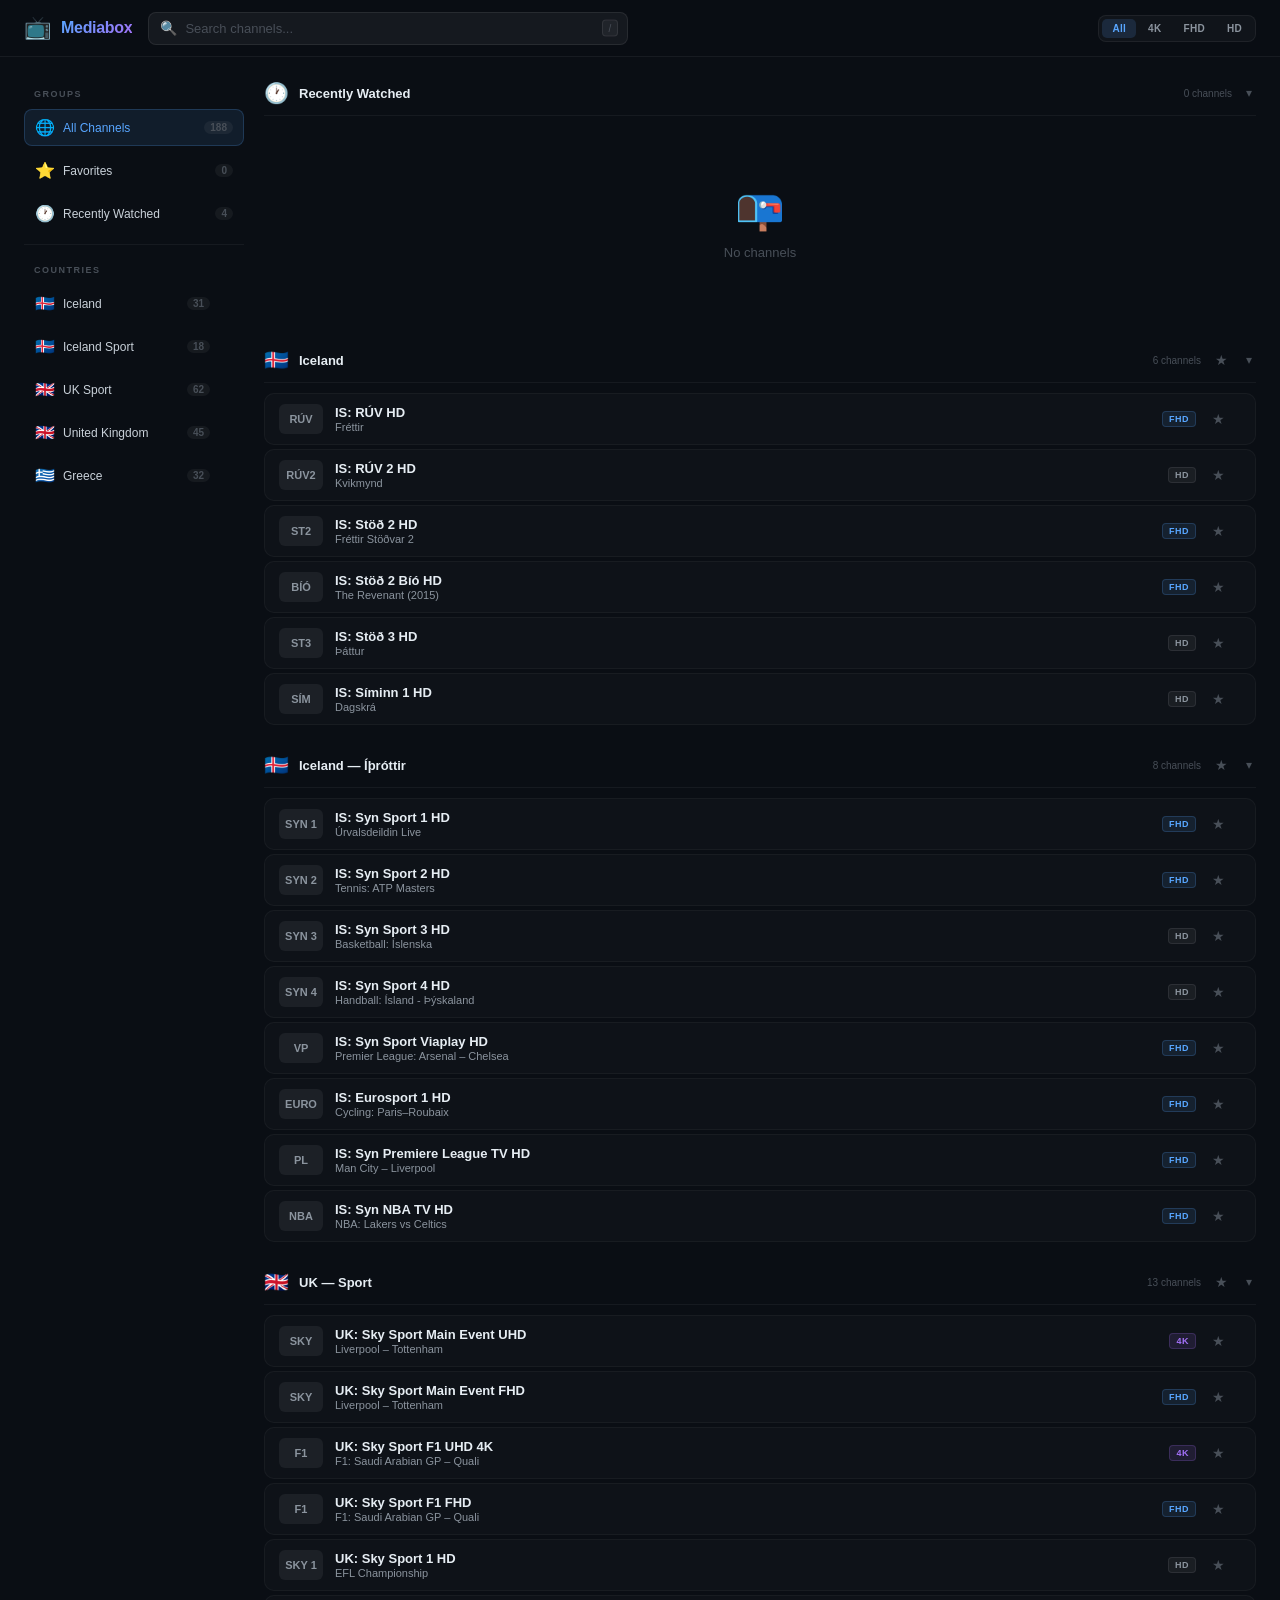
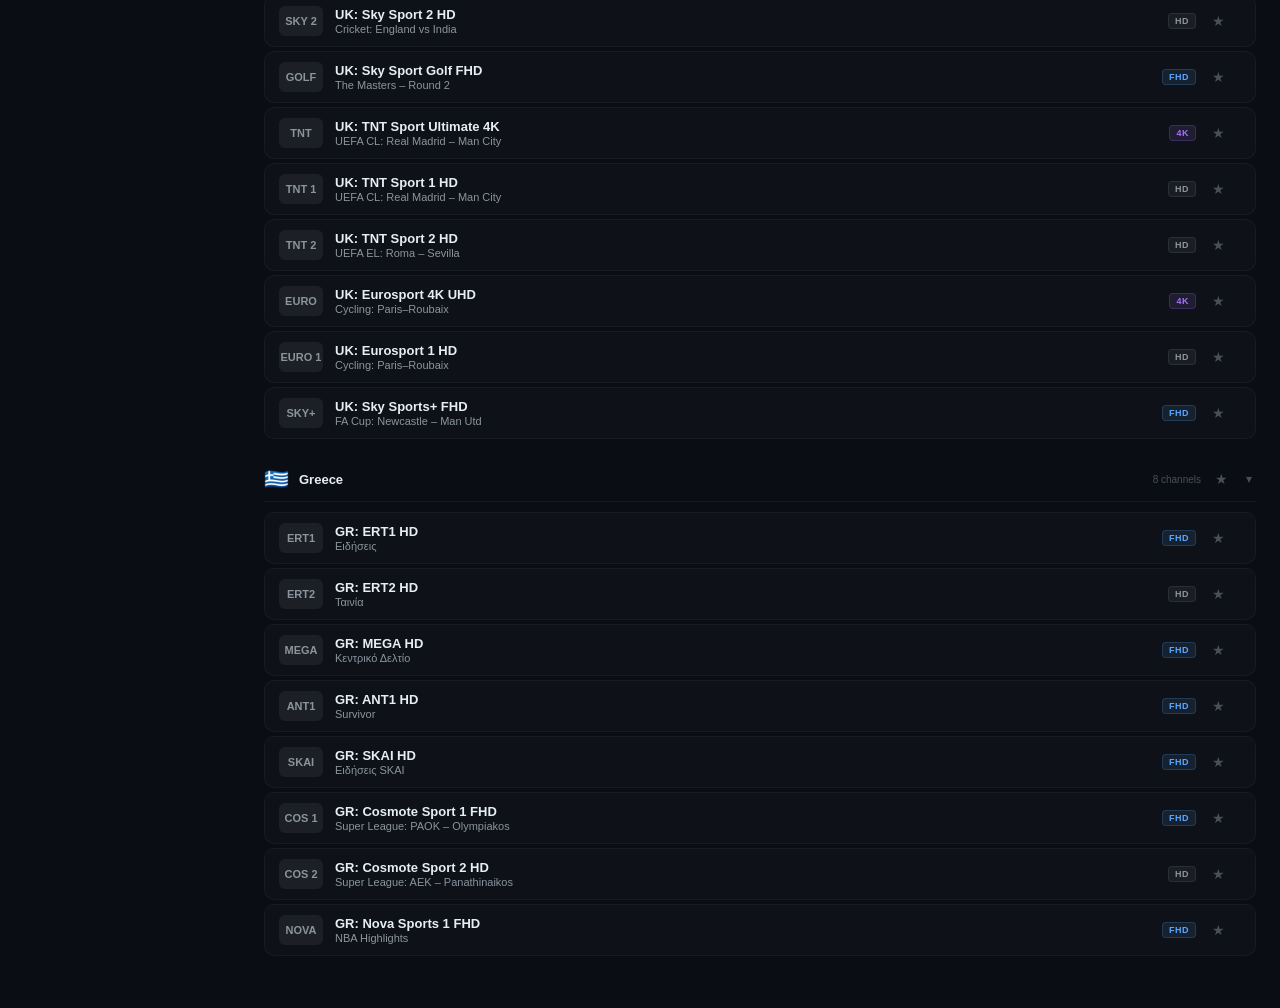
<file: wireframes/iptv-ui.html>
<!DOCTYPE html>
<html lang="en">
<head>
<meta charset="UTF-8">
<meta name="viewport" content="width=device-width, initial-scale=1.0">
<title>Mediabox — Live TV</title>
<style>
  * { box-sizing: border-box; margin: 0; padding: 0; }
  body {
    font-family: 'Roboto', -apple-system, 'Segoe UI', sans-serif;
    background: #0a0e14;
    color: #e6edf3;
    min-height: 100vh;
  }

  /* ── AppBar ── */
  .appbar {
    position: sticky;
    top: 0;
    z-index: 100;
    background: rgba(10,14,20,0.92);
    backdrop-filter: blur(12px);
    border-bottom: 1px solid rgba(255,255,255,0.06);
    padding: 0 24px;
  }
  .appbar-inner {
    max-width: 1400px;
    margin: 0 auto;
    display: flex;
    align-items: center;
    height: 56px;
    gap: 16px;
  }
  .brand { display: flex; align-items: center; gap: 10px; flex-shrink: 0; }
  .brand-icon { font-size: 22px; }
  .brand-name {
    font-size: 16px; font-weight: 700; letter-spacing: -0.3px;
    background: linear-gradient(135deg, #58a6ff 0%, #a371f7 100%);
    -webkit-background-clip: text; -webkit-text-fill-color: transparent;
  }
  .appbar-search {
    flex: 1;
    max-width: 480px;
    position: relative;
  }
  .search-icon {
    position: absolute; left: 12px; top: 50%; transform: translateY(-50%);
    color: #484f58; font-size: 14px; pointer-events: none;
  }
  .search-input {
    width: 100%;
    background: rgba(255,255,255,0.05);
    border: 1px solid rgba(255,255,255,0.08);
    border-radius: 8px;
    padding: 8px 12px 8px 36px;
    color: #e6edf3;
    font-size: 13px;
    outline: none;
    transition: border-color 0.2s, background 0.2s;
  }
  .search-input::placeholder { color: #484f58; }
  .search-input:focus {
    border-color: rgba(88,166,255,0.4);
    background: rgba(88,166,255,0.05);
  }
  .search-shortcut {
    position: absolute; right: 10px; top: 50%; transform: translateY(-50%);
    font-size: 10px; color: #484f58;
    background: rgba(255,255,255,0.05);
    border: 1px solid rgba(255,255,255,0.08);
    border-radius: 4px;
    padding: 2px 6px;
    pointer-events: none;
  }
  .appbar-right { margin-left: auto; display: flex; align-items: center; gap: 8px; }
  .quality-filter {
    display: flex;
    gap: 2px;
    background: rgba(255,255,255,0.03);
    border: 1px solid rgba(255,255,255,0.06);
    border-radius: 8px;
    padding: 3px;
  }
  .q-btn {
    font-size: 10px; font-weight: 600;
    padding: 4px 10px;
    border-radius: 5px;
    border: none; cursor: pointer;
    background: transparent; color: #8b949e;
    transition: all 0.15s;
    letter-spacing: 0.3px;
  }
  .q-btn.active { background: rgba(88,166,255,0.15); color: #58a6ff; }

  /* ── Layout ── */
  .layout {
    max-width: 1400px;
    margin: 0 auto;
    padding: 24px;
    display: grid;
    grid-template-columns: 220px 1fr;
    gap: 20px;
    min-height: calc(100vh - 56px);
  }

  /* ── Sidebar ── */
  .sidebar { display: flex; flex-direction: column; gap: 6px; }
  .sidebar-section-label {
    font-size: 9px; font-weight: 600;
    text-transform: uppercase; letter-spacing: 1.5px;
    color: #484f58;
    padding: 8px 10px 4px;
  }
  .group-item {
    display: flex; align-items: center;
    padding: 8px 10px;
    border-radius: 8px;
    cursor: pointer;
    transition: background 0.15s;
    gap: 8px;
    border: 1px solid transparent;
    position: relative;
  }
  .group-item:hover { background: rgba(255,255,255,0.04); }
  .group-item.active {
    background: rgba(88,166,255,0.1);
    border-color: rgba(88,166,255,0.2);
  }
  .group-flag { font-size: 16px; flex-shrink: 0; }
  .group-name { font-size: 12px; font-weight: 500; flex: 1; color: #c9d1d9; }
  .group-item.active .group-name { color: #58a6ff; }
  .group-count {
    font-size: 10px; font-weight: 600;
    color: #484f58;
    background: rgba(255,255,255,0.05);
    padding: 1px 6px; border-radius: 10px;
  }
  .group-fav {
    background: none; border: none; cursor: pointer;
    font-size: 12px; color: #484f58;
    opacity: 0; transition: opacity 0.15s, color 0.15s;
    padding: 2px;
  }
  .group-item:hover .group-fav { opacity: 1; }
  .group-fav.active { opacity: 1; color: #f7a832; }
  .sidebar-divider {
    height: 1px;
    background: rgba(255,255,255,0.05);
    margin: 6px 0;
  }

  /* ── Main content ── */
  .main { min-width: 0; }

  /* ── Currently playing banner ── */
  .now-playing-bar {
    background: linear-gradient(135deg, rgba(88,166,255,0.08) 0%, rgba(163,113,247,0.08) 100%);
    border: 1px solid rgba(88,166,255,0.2);
    border-radius: 12px;
    padding: 14px 18px;
    display: flex;
    align-items: center;
    gap: 14px;
    margin-bottom: 20px;
  }
  .now-playing-dot {
    width: 8px; height: 8px; border-radius: 50%;
    background: #f85149;
    box-shadow: 0 0 8px rgba(248,81,73,0.6);
    animation: pulse 1.5s ease-in-out infinite;
    flex-shrink: 0;
  }
  @keyframes pulse {
    0%, 100% { opacity: 1; transform: scale(1); }
    50% { opacity: 0.5; transform: scale(0.8); }
  }
  .now-playing-info { flex: 1; min-width: 0; }
  .now-playing-label { font-size: 9px; font-weight: 600; text-transform: uppercase; letter-spacing: 1.5px; color: #58a6ff; }
  .now-playing-name { font-size: 14px; font-weight: 600; color: #e6edf3; white-space: nowrap; overflow: hidden; text-overflow: ellipsis; }
  .now-playing-show { font-size: 11px; color: #8b949e; }
  .now-playing-stop {
    background: rgba(248,81,73,0.1); border: 1px solid rgba(248,81,73,0.25);
    color: #f85149; border-radius: 6px; padding: 6px 14px;
    font-size: 12px; font-weight: 600; cursor: pointer;
    transition: background 0.15s;
    flex-shrink: 0;
  }
  .now-playing-stop:hover { background: rgba(248,81,73,0.2); }

  /* ── Group section ── */
  .group-section { margin-bottom: 28px; }
  .group-header {
    display: flex; align-items: center;
    padding: 0 0 10px;
    gap: 10px;
    border-bottom: 1px solid rgba(255,255,255,0.05);
    margin-bottom: 10px;
  }
  .group-header-flag { font-size: 20px; }
  .group-header-name { font-size: 13px; font-weight: 700; color: #e6edf3; flex: 1; }
  .group-header-count { font-size: 10px; color: #484f58; }
  .group-header-fav {
    background: none; border: none; cursor: pointer;
    font-size: 14px; color: #484f58;
    transition: color 0.15s, transform 0.15s;
    padding: 4px;
  }
  .group-header-fav:hover { color: #f7a832; transform: scale(1.2); }
  .group-header-fav.active { color: #f7a832; }
  .group-collapse {
    background: none; border: none; cursor: pointer;
    color: #484f58; font-size: 12px; padding: 4px;
    transition: color 0.15s;
  }
  .group-collapse:hover { color: #8b949e; }

  /* ── Channel rows ── */
  .channels { display: flex; flex-direction: column; gap: 4px; }
  .channel-row {
    display: grid;
    grid-template-columns: 44px 1fr auto auto auto;
    gap: 12px;
    align-items: center;
    padding: 10px 14px;
    background: rgba(255,255,255,0.02);
    border: 1px solid rgba(255,255,255,0.04);
    border-radius: 10px;
    cursor: pointer;
    transition: border-color 0.15s, background 0.15s;
  }
  .channel-row:hover {
    border-color: rgba(88,166,255,0.25);
    background: rgba(88,166,255,0.04);
  }
  .channel-row.playing {
    border-color: rgba(88,166,255,0.4);
    background: rgba(88,166,255,0.07);
  }
  .channel-logo {
    width: 44px; height: 30px;
    border-radius: 6px;
    background: rgba(255,255,255,0.06);
    display: flex; align-items: center; justify-content: center;
    font-size: 11px; font-weight: 700; color: #8b949e;
    overflow: hidden; flex-shrink: 0;
  }
  .channel-logo img { width: 100%; height: 100%; object-fit: contain; padding: 4px; }
  .channel-info { min-width: 0; }
  .channel-name { font-size: 13px; font-weight: 600; color: #e6edf3; white-space: nowrap; overflow: hidden; text-overflow: ellipsis; }
  .channel-show { font-size: 11px; color: #8b949e; white-space: nowrap; overflow: hidden; text-overflow: ellipsis; margin-top: 1px; }
  .quality-badge {
    font-size: 9px; font-weight: 700; padding: 2px 6px;
    border-radius: 4px; letter-spacing: 0.5px;
    flex-shrink: 0;
  }
  .q-4k { background: rgba(163,113,247,0.12); color: #a371f7; border: 1px solid rgba(163,113,247,0.2); }
  .q-fhd { background: rgba(88,166,255,0.1); color: #58a6ff; border: 1px solid rgba(88,166,255,0.2); }
  .q-hd { background: rgba(255,255,255,0.05); color: #8b949e; border: 1px solid rgba(255,255,255,0.08); }
  .channel-playing-badge {
    display: flex; align-items: center; gap: 5px;
    font-size: 10px; font-weight: 600; color: #58a6ff;
    flex-shrink: 0;
  }
  .channel-playing-dot {
    width: 6px; height: 6px; border-radius: 50%;
    background: #f85149;
    animation: pulse 1.5s ease-in-out infinite;
  }
  .channel-fav {
    background: none; border: none; cursor: pointer;
    font-size: 14px; color: #484f58;
    transition: color 0.15s, transform 0.15s;
    padding: 4px; flex-shrink: 0;
  }
  .channel-fav:hover { color: #f7a832; transform: scale(1.2); }
  .channel-fav.active { color: #f7a832; }

  /* ── Empty/search states ── */
  .empty-state {
    text-align: center;
    padding: 60px 20px;
    color: #484f58;
  }
  .empty-state .icon { font-size: 40px; margin-bottom: 12px; }
  .empty-state p { font-size: 13px; }

  /* ── Video Player Modal ── */
  .player-overlay {
    position: fixed; inset: 0;
    background: rgba(0,0,0,0.85);
    backdrop-filter: blur(8px);
    z-index: 200;
    display: flex; align-items: center; justify-content: center;
    padding: 24px;
    opacity: 0; pointer-events: none;
    transition: opacity 0.2s;
  }
  .player-overlay.open { opacity: 1; pointer-events: all; }
  .player-modal {
    background: #131922;
    border: 1px solid rgba(255,255,255,0.08);
    border-radius: 16px;
    width: 100%; max-width: 960px;
    overflow: hidden;
    transform: scale(0.96);
    transition: transform 0.2s;
  }
  .player-overlay.open .player-modal { transform: scale(1); }
  .player-video-area {
    background: #000;
    aspect-ratio: 16/9;
    display: flex; align-items: center; justify-content: center;
    position: relative;
  }
  .player-video-area video { width: 100%; height: 100%; }
  .player-loading {
    position: absolute; inset: 0;
    display: flex; align-items: center; justify-content: center;
    flex-direction: column; gap: 12px; color: #8b949e;
  }
  .player-spinner {
    width: 36px; height: 36px;
    border: 3px solid rgba(255,255,255,0.1);
    border-top-color: #58a6ff;
    border-radius: 50%;
    animation: spin 0.8s linear infinite;
  }
  @keyframes spin { to { transform: rotate(360deg); } }
  .player-info {
    padding: 16px 20px;
    display: flex; align-items: center; gap: 14px;
  }
  .player-channel-logo {
    width: 52px; height: 36px;
    border-radius: 8px;
    background: rgba(255,255,255,0.06);
    display: flex; align-items: center; justify-content: center;
    font-size: 13px; font-weight: 700; color: #8b949e;
  }
  .player-channel-info { flex: 1; }
  .player-channel-name { font-size: 16px; font-weight: 700; }
  .player-channel-show { font-size: 12px; color: #8b949e; margin-top: 2px; }
  .player-close {
    background: rgba(255,255,255,0.06); border: 1px solid rgba(255,255,255,0.08);
    color: #8b949e; border-radius: 8px; padding: 8px 16px;
    font-size: 12px; font-weight: 600; cursor: pointer;
    transition: background 0.15s, color 0.15s;
  }
  .player-close:hover { background: rgba(255,255,255,0.1); color: #e6edf3; }
  .player-fav {
    background: none; border: none; cursor: pointer;
    font-size: 20px; color: #484f58;
    transition: color 0.15s;
    padding: 4px 8px;
  }
  .player-fav.active { color: #f7a832; }

  /* ── Scrollbar ── */
  ::-webkit-scrollbar { width: 6px; }
  ::-webkit-scrollbar-track { background: transparent; }
  ::-webkit-scrollbar-thumb { background: rgba(255,255,255,0.1); border-radius: 3px; }
</style>
</head>
<body>

<!-- AppBar -->
<header class="appbar">
  <div class="appbar-inner">
    <div class="brand">
      <span class="brand-icon">📺</span>
      <span class="brand-name">Mediabox</span>
    </div>
    <div class="appbar-search">
      <span class="search-icon">🔍</span>
      <input class="search-input" id="searchInput" type="text" placeholder="Search channels..." autocomplete="off">
      <span class="search-shortcut">/</span>
    </div>
    <div class="appbar-right">
      <div class="quality-filter">
        <button class="q-btn active" onclick="setQuality('all', this)">All</button>
        <button class="q-btn" onclick="setQuality('4K', this)">4K</button>
        <button class="q-btn" onclick="setQuality('FHD', this)">FHD</button>
        <button class="q-btn" onclick="setQuality('HD', this)">HD</button>
      </div>
    </div>
  </div>
</header>

<!-- Layout -->
<div class="layout">

  <!-- Sidebar -->
  <aside class="sidebar">
    <div class="sidebar-section-label">Groups</div>

    <div class="group-item active" onclick="filterGroup('all')">
      <span class="group-flag">🌐</span>
      <span class="group-name">All Channels</span>
      <span class="group-count">188</span>
    </div>

    <div class="group-item" id="sidebar-favorites" onclick="filterGroup('favorites')">
      <span class="group-flag">⭐</span>
      <span class="group-name">Favorites</span>
      <span class="group-count" id="fav-count">0</span>
    </div>

    <div class="group-item" id="sidebar-recently" onclick="filterGroup('recent')">
      <span class="group-flag">🕐</span>
      <span class="group-name">Recently Watched</span>
      <span class="group-count">4</span>
    </div>

    <div class="sidebar-divider"></div>
    <div class="sidebar-section-label">Countries</div>

    <div class="group-item" onclick="filterGroup('Iceland')">
      <span class="group-flag">🇮🇸</span>
      <span class="group-name">Iceland</span>
      <span class="group-count">31</span>
      <button class="group-fav" onclick="event.stopPropagation(); toggleGroupFav(this)" title="Favorite group">★</button>
    </div>
    <div class="group-item" onclick="filterGroup('Iceland Sport')">
      <span class="group-flag">🇮🇸</span>
      <span class="group-name">Iceland Sport</span>
      <span class="group-count">18</span>
      <button class="group-fav" onclick="event.stopPropagation(); toggleGroupFav(this)" title="Favorite group">★</button>
    </div>
    <div class="group-item" onclick="filterGroup('UK Sport')">
      <span class="group-flag">🇬🇧</span>
      <span class="group-name">UK Sport</span>
      <span class="group-count">62</span>
      <button class="group-fav" onclick="event.stopPropagation(); toggleGroupFav(this)" title="Favorite group">★</button>
    </div>
    <div class="group-item" onclick="filterGroup('UK')">
      <span class="group-flag">🇬🇧</span>
      <span class="group-name">United Kingdom</span>
      <span class="group-count">45</span>
      <button class="group-fav" onclick="event.stopPropagation(); toggleGroupFav(this)" title="Favorite group">★</button>
    </div>
    <div class="group-item" onclick="filterGroup('Greece')">
      <span class="group-flag">🇬🇷</span>
      <span class="group-name">Greece</span>
      <span class="group-count">32</span>
      <button class="group-fav" onclick="event.stopPropagation(); toggleGroupFav(this)" title="Favorite group">★</button>
    </div>
  </aside>

  <!-- Main -->
  <main class="main">

    <!-- Now Playing Bar (hidden by default) -->
    <div class="now-playing-bar" id="nowPlayingBar" style="display:none">
      <div class="now-playing-dot"></div>
      <div class="now-playing-info">
        <div class="now-playing-label">Now Playing</div>
        <div class="now-playing-name" id="nowPlayingName">—</div>
        <div class="now-playing-show" id="nowPlayingShow">—</div>
      </div>
      <button class="now-playing-stop" onclick="stopChannel()">■ Stop</button>
    </div>

    <!-- Channel groups -->
    <div id="channelList"></div>

  </main>
</div>

<!-- Player Modal -->
<div class="player-overlay" id="playerOverlay" onclick="handleOverlayClick(event)">
  <div class="player-modal" onclick="event.stopPropagation()">
    <div class="player-video-area">
      <div class="player-loading" id="playerLoading">
        <div class="player-spinner"></div>
        <span style="font-size:12px">Loading stream…</span>
      </div>
      <video id="playerVideo" controls style="display:none"></video>
    </div>
    <div class="player-info">
      <div class="player-channel-logo" id="playerLogo">—</div>
      <div class="player-channel-info">
        <div class="player-channel-name" id="playerName">Channel</div>
        <div class="player-channel-show" id="playerShow">—</div>
      </div>
      <button class="player-fav" id="playerFavBtn" onclick="toggleCurrentFav()">★</button>
      <button class="player-close" onclick="closePlayer()">✕ Close</button>
    </div>
  </div>
</div>

<script>
// ── Data ──
const GROUPS = [
  {
    id: 'favorites-group',
    name: 'Favorites',
    flag: '⭐',
    showWhenEmpty: false,
    channels: [] // populated dynamically
  },
  {
    id: 'recently-group',
    name: 'Recently Watched',
    flag: '🕐',
    channels: [
      { id: 'sky-f1', name: 'UK: Sky Sport F1 HD', show: 'F1: Saudi Arabian GP – Practice 1', quality: 'FHD', logo: 'SKY F1' },
      { id: 'syn-sport', name: 'IS: Syn Sport 1 HD', show: 'Úrvalsdeildin: KR - Breiðablik', quality: 'HD', logo: 'SYN' },
      { id: 'eurosport', name: 'UK: Eurosport 1 HD', show: 'Cycling: Paris–Roubaix', quality: 'FHD', logo: 'EURO' },
      { id: 'tnt', name: 'UK: TNT Sport 1 HD', show: 'UEFA Champions League', quality: 'FHD', logo: 'TNT' },
    ]
  },
  {
    id: 'iceland-group',
    name: 'Iceland',
    flag: '🇮🇸',
    channels: [
      { id: 'ruv', name: 'IS: RÚV HD', show: 'Fréttir', quality: 'FHD', logo: 'RÚV' },
      { id: 'ruv2', name: 'IS: RÚV 2 HD', show: 'Kvikmynd', quality: 'HD', logo: 'RÚV2' },
      { id: 'stod2', name: 'IS: Stöð 2 HD', show: 'Fréttir Stöðvar 2', quality: 'FHD', logo: 'ST2' },
      { id: 'stod2bio', name: 'IS: Stöð 2 Bíó HD', show: 'The Revenant (2015)', quality: 'FHD', logo: 'BÍÓ' },
      { id: 'stod3', name: 'IS: Stöð 3 HD', show: 'Þáttur', quality: 'HD', logo: 'ST3' },
      { id: 'siminn-1', name: 'IS: Síminn 1 HD', show: 'Dagskrá', quality: 'HD', logo: 'SÍM' },
    ]
  },
  {
    id: 'iceland-sport-group',
    name: 'Iceland — Íþróttir',
    flag: '🇮🇸',
    channels: [
      { id: 'syn-sport-1', name: 'IS: Syn Sport 1 HD', show: 'Úrvalsdeildin Live', quality: 'FHD', logo: 'SYN 1' },
      { id: 'syn-sport-2', name: 'IS: Syn Sport 2 HD', show: 'Tennis: ATP Masters', quality: 'FHD', logo: 'SYN 2' },
      { id: 'syn-sport-3', name: 'IS: Syn Sport 3 HD', show: 'Basketball: Íslenska', quality: 'HD', logo: 'SYN 3' },
      { id: 'syn-sport-4', name: 'IS: Syn Sport 4 HD', show: 'Handball: Ísland - Þýskaland', quality: 'HD', logo: 'SYN 4' },
      { id: 'syn-sport-viaplay', name: 'IS: Syn Sport Viaplay HD', show: 'Premier League: Arsenal – Chelsea', quality: 'FHD', logo: 'VP' },
      { id: 'eurosport-is-1', name: 'IS: Eurosport 1 HD', show: 'Cycling: Paris–Roubaix', quality: 'FHD', logo: 'EURO' },
      { id: 'syn-prem', name: 'IS: Syn Premiere League TV HD', show: 'Man City – Liverpool', quality: 'FHD', logo: 'PL' },
      { id: 'syn-nba', name: 'IS: Syn NBA TV HD', show: 'NBA: Lakers vs Celtics', quality: 'FHD', logo: 'NBA' },
    ]
  },
  {
    id: 'uk-sport-group',
    name: 'UK — Sport',
    flag: '🇬🇧',
    channels: [
      { id: 'sky-main', name: 'UK: Sky Sport Main Event UHD', show: 'Liverpool – Tottenham', quality: '4K', logo: 'SKY' },
      { id: 'sky-main-fhd', name: 'UK: Sky Sport Main Event FHD', show: 'Liverpool – Tottenham', quality: 'FHD', logo: 'SKY' },
      { id: 'sky-f1-4k', name: 'UK: Sky Sport F1 UHD 4K', show: 'F1: Saudi Arabian GP – Quali', quality: '4K', logo: 'F1' },
      { id: 'sky-f1-fhd', name: 'UK: Sky Sport F1 FHD', show: 'F1: Saudi Arabian GP – Quali', quality: 'FHD', logo: 'F1' },
      { id: 'sky-1', name: 'UK: Sky Sport 1 HD', show: 'EFL Championship', quality: 'HD', logo: 'SKY 1' },
      { id: 'sky-2', name: 'UK: Sky Sport 2 HD', show: 'Cricket: England vs India', quality: 'HD', logo: 'SKY 2' },
      { id: 'sky-golf', name: 'UK: Sky Sport Golf FHD', show: 'The Masters – Round 2', quality: 'FHD', logo: 'GOLF' },
      { id: 'tnt-ult', name: 'UK: TNT Sport Ultimate 4K', show: 'UEFA CL: Real Madrid – Man City', quality: '4K', logo: 'TNT' },
      { id: 'tnt-1', name: 'UK: TNT Sport 1 HD', show: 'UEFA CL: Real Madrid – Man City', quality: 'HD', logo: 'TNT 1' },
      { id: 'tnt-2', name: 'UK: TNT Sport 2 HD', show: 'UEFA EL: Roma – Sevilla', quality: 'HD', logo: 'TNT 2' },
      { id: 'euro-4k', name: 'UK: Eurosport 4K UHD', show: 'Cycling: Paris–Roubaix', quality: '4K', logo: 'EURO' },
      { id: 'euro-1', name: 'UK: Eurosport 1 HD', show: 'Cycling: Paris–Roubaix', quality: 'HD', logo: 'EURO 1' },
      { id: 'btsport-extra', name: 'UK: Sky Sports+ FHD', show: 'FA Cup: Newcastle – Man Utd', quality: 'FHD', logo: 'SKY+' },
    ]
  },
  {
    id: 'greece-group',
    name: 'Greece',
    flag: '🇬🇷',
    channels: [
      { id: 'ert1', name: 'GR: ERT1 HD', show: 'Ειδήσεις', quality: 'FHD', logo: 'ERT1' },
      { id: 'ert2', name: 'GR: ERT2 HD', show: 'Ταινία', quality: 'HD', logo: 'ERT2' },
      { id: 'mega', name: 'GR: MEGA HD', show: 'Κεντρικό Δελτίο', quality: 'FHD', logo: 'MEGA' },
      { id: 'ant1', name: 'GR: ANT1 HD', show: 'Survivor', quality: 'FHD', logo: 'ANT1' },
      { id: 'skai', name: 'GR: SKAI HD', show: 'Ειδήσεις SKAI', quality: 'FHD', logo: 'SKAI' },
      { id: 'cosmote-sport1', name: 'GR: Cosmote Sport 1 FHD', show: 'Super League: PAOK – Olympiakos', quality: 'FHD', logo: 'COS 1' },
      { id: 'cosmote-sport2', name: 'GR: Cosmote Sport 2 HD', show: 'Super League: AEK – Panathinaikos', quality: 'HD', logo: 'COS 2' },
      { id: 'nova-sports1', name: 'GR: Nova Sports 1 FHD', show: 'NBA Highlights', quality: 'FHD', logo: 'NOVA' },
    ]
  }
];

// ── State ──
let favorites = new Set(JSON.parse(localStorage.getItem('mediabox-favs') || '[]'));
let favoriteGroups = new Set(JSON.parse(localStorage.getItem('mediabox-fav-groups') || '[]'));
let recentlyWatched = JSON.parse(localStorage.getItem('mediabox-recent') || '[]');
let currentChannel = null;
let activeQuality = 'all';
let activeGroup = 'all';
let searchQuery = '';

// ── Save/load ──
function saveFavs() { localStorage.setItem('mediabox-favs', JSON.stringify([...favorites])); }
function saveFavGroups() { localStorage.setItem('mediabox-fav-groups', JSON.stringify([...favoriteGroups])); }
function saveRecent() { localStorage.setItem('mediabox-recent', JSON.stringify(recentlyWatched)); }

// ── Render ──
function getFavChannels() {
  const all = GROUPS.flatMap(g => g.channels);
  return all.filter(c => favorites.has(c.id));
}

function getRecentChannels() {
  const all = GROUPS.flatMap(g => g.channels);
  return recentlyWatched.map(id => all.find(c => c.id === id)).filter(Boolean).slice(0, 6);
}

function channelMatchesFilters(ch) {
  if (activeQuality !== 'all' && ch.quality !== activeQuality) return false;
  if (searchQuery) {
    const q = searchQuery.toLowerCase();
    if (!ch.name.toLowerCase().includes(q) && !ch.show.toLowerCase().includes(q)) return false;
  }
  return true;
}

function render() {
  const list = document.getElementById('channelList');
  list.innerHTML = '';

  // Build fav group dynamically
  GROUPS[0].channels = getFavChannels();
  GROUPS[1].channels = getRecentChannels();

  // Update fav count
  document.getElementById('fav-count').textContent = favorites.size;

  let groupsToShow = GROUPS;

  if (activeGroup === 'favorites') {
    groupsToShow = [GROUPS[0]];
  } else if (activeGroup === 'recent') {
    groupsToShow = [GROUPS[1]];
  } else if (activeGroup !== 'all') {
    groupsToShow = GROUPS.filter(g => g.name.includes(activeGroup) || g.id.includes(activeGroup.toLowerCase().replace(' ', '-')));
  }

  // Sort: favorited groups first (when showing all)
  if (activeGroup === 'all') {
    groupsToShow = [...groupsToShow].sort((a, b) => {
      const af = favoriteGroups.has(a.id) ? 0 : 1;
      const bf = favoriteGroups.has(b.id) ? 0 : 1;
      return af - bf;
    });
  }

  let totalVisible = 0;

  groupsToShow.forEach(group => {
    const filtered = group.channels.filter(channelMatchesFilters);
    if (filtered.length === 0 && group.showWhenEmpty === false) return;

    totalVisible += filtered.length;
    const section = document.createElement('div');
    section.className = 'group-section';
    const isFavGroup = favoriteGroups.has(group.id);

    section.innerHTML = `
      <div class="group-header">
        <span class="group-header-flag">${group.flag}</span>
        <span class="group-header-name">${group.name}</span>
        <span class="group-header-count">${filtered.length} channels</span>
        ${group.id !== 'favorites-group' && group.id !== 'recently-group' ? `
          <button class="group-header-fav ${isFavGroup ? 'active' : ''}"
            onclick="toggleGroupFavById('${group.id}')" title="Favorite group">★</button>
        ` : ''}
        <button class="group-collapse" onclick="toggleGroupCollapse(this, '${group.id}')">▾</button>
      </div>
      <div class="channels" id="channels-${group.id}">
        ${filtered.length === 0 ? `<div class="empty-state"><div class="icon">📭</div><p>No channels</p></div>` : ''}
        ${filtered.map(ch => renderChannel(ch)).join('')}
      </div>
    `;
    list.appendChild(section);
  });

  if (totalVisible === 0 && searchQuery) {
    list.innerHTML = `<div class="empty-state"><div class="icon">🔍</div><p>No channels found for "<strong>${searchQuery}</strong>"</p></div>`;
  }
}

function renderChannel(ch) {
  const isFav = favorites.has(ch.id);
  const isPlaying = currentChannel?.id === ch.id;
  const qualityClass = ch.quality === '4K' ? 'q-4k' : ch.quality === 'FHD' ? 'q-fhd' : 'q-hd';
  return `
    <div class="channel-row ${isPlaying ? 'playing' : ''}" onclick="playChannel('${ch.id}')">
      <div class="channel-logo">${ch.logo}</div>
      <div class="channel-info">
        <div class="channel-name">${ch.name}</div>
        <div class="channel-show">${ch.show}</div>
      </div>
      ${isPlaying ? `<div class="channel-playing-badge"><div class="channel-playing-dot"></div>LIVE</div>` : ''}
      <span class="quality-badge ${qualityClass}">${ch.quality}</span>
      <button class="channel-fav ${isFav ? 'active' : ''}"
        onclick="event.stopPropagation(); toggleFav('${ch.id}')"
        title="${isFav ? 'Remove from favorites' : 'Add to favorites'}">★</button>
    </div>
  `;
}

// ── Interactions ──
function toggleFav(id) {
  if (favorites.has(id)) favorites.delete(id);
  else favorites.add(id);
  saveFavs();
  render();
}

function toggleGroupFav(btn) {
  btn.classList.toggle('active');
}

function toggleGroupFavById(groupId) {
  if (favoriteGroups.has(groupId)) favoriteGroups.delete(groupId);
  else favoriteGroups.add(groupId);
  saveFavGroups();
  render();
}

function toggleGroupCollapse(btn, groupId) {
  const channels = document.getElementById('channels-' + groupId);
  if (channels.style.display === 'none') {
    channels.style.display = '';
    btn.textContent = '▾';
  } else {
    channels.style.display = 'none';
    btn.textContent = '▸';
  }
}

function filterGroup(group) {
  activeGroup = group;
  document.querySelectorAll('.group-item').forEach(el => el.classList.remove('active'));
  event.currentTarget.classList.add('active');
  render();
}

function setQuality(q, btn) {
  activeQuality = q;
  document.querySelectorAll('.q-btn').forEach(b => b.classList.remove('active'));
  btn.classList.add('active');
  render();
}

// ── Playback ──
function getAllChannels() {
  return GROUPS.flatMap(g => g.channels);
}

function playChannel(id) {
  const ch = getAllChannels().find(c => c.id === id);
  if (!ch) return;
  currentChannel = ch;

  // Add to recently watched
  recentlyWatched = [id, ...recentlyWatched.filter(r => r !== id)].slice(0, 8);
  saveRecent();

  // Open player
  document.getElementById('playerName').textContent = ch.name;
  document.getElementById('playerShow').textContent = ch.show;
  document.getElementById('playerLogo').textContent = ch.logo;
  document.getElementById('playerFavBtn').className = `player-fav ${favorites.has(id) ? 'active' : ''}`;
  document.getElementById('playerLoading').style.display = 'flex';
  document.getElementById('playerVideo').style.display = 'none';
  document.getElementById('playerOverlay').classList.add('open');

  // Simulate stream loading (in real app: set video.src = stream URL)
  setTimeout(() => {
    document.getElementById('playerLoading').style.display = 'none';
    document.getElementById('playerVideo').style.display = 'block';
  }, 1500);

  // Update now playing bar
  document.getElementById('nowPlayingBar').style.display = 'flex';
  document.getElementById('nowPlayingName').textContent = ch.name;
  document.getElementById('nowPlayingShow').textContent = ch.show;

  render();
}

function stopChannel() {
  currentChannel = null;
  document.getElementById('nowPlayingBar').style.display = 'none';
  render();
}

function closePlayer() {
  document.getElementById('playerOverlay').classList.remove('open');
}

function handleOverlayClick(e) {
  if (e.target === document.getElementById('playerOverlay')) closePlayer();
}

function toggleCurrentFav() {
  if (!currentChannel) return;
  toggleFav(currentChannel.id);
  document.getElementById('playerFavBtn').className = `player-fav ${favorites.has(currentChannel.id) ? 'active' : ''}`;
}

// ── Search ──
document.getElementById('searchInput').addEventListener('input', e => {
  searchQuery = e.target.value.trim();
  render();
});

// Keyboard shortcuts
document.addEventListener('keydown', e => {
  if (e.key === '/' && e.target.tagName !== 'INPUT') {
    e.preventDefault();
    document.getElementById('searchInput').focus();
  }
  if (e.key === 'Escape') {
    if (document.getElementById('playerOverlay').classList.contains('open')) {
      closePlayer();
    } else {
      document.getElementById('searchInput').blur();
    }
  }
});

// ── Init ──
render();
</script>
</body>
</html>
</file>
